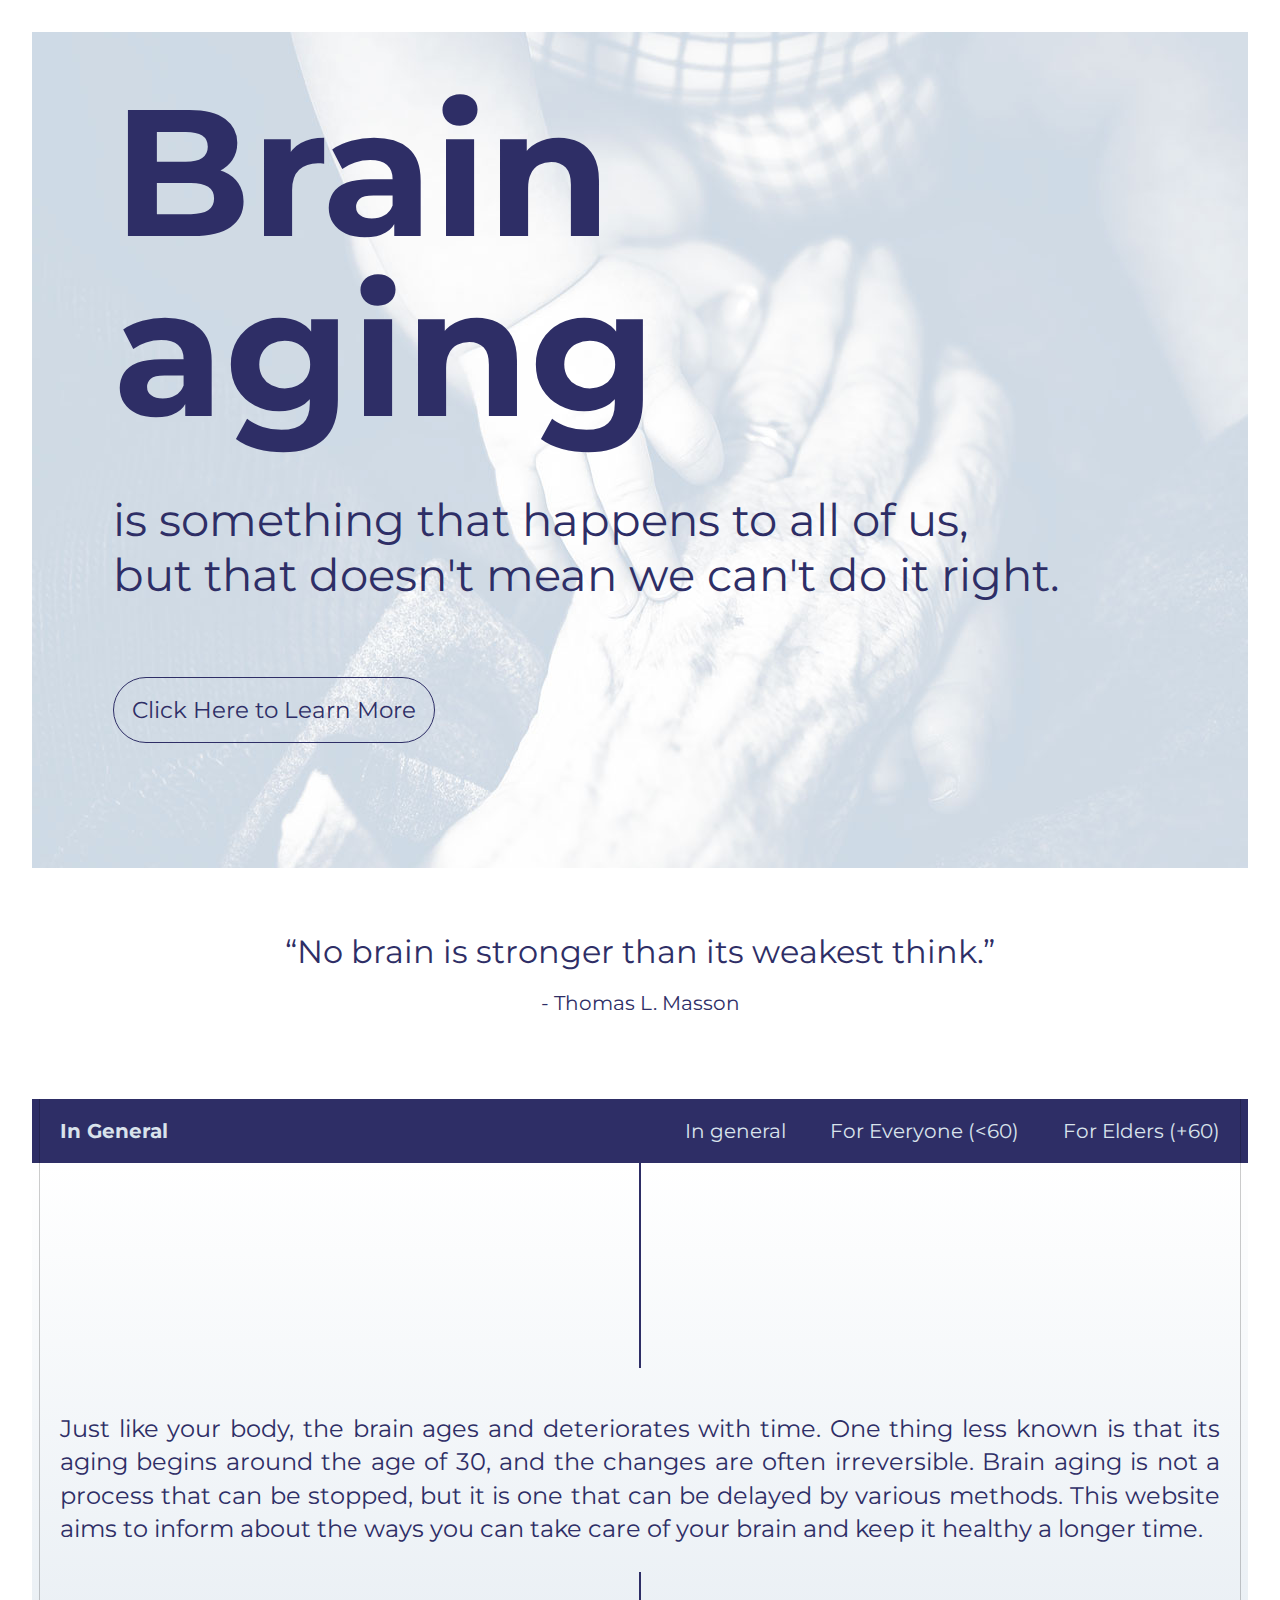
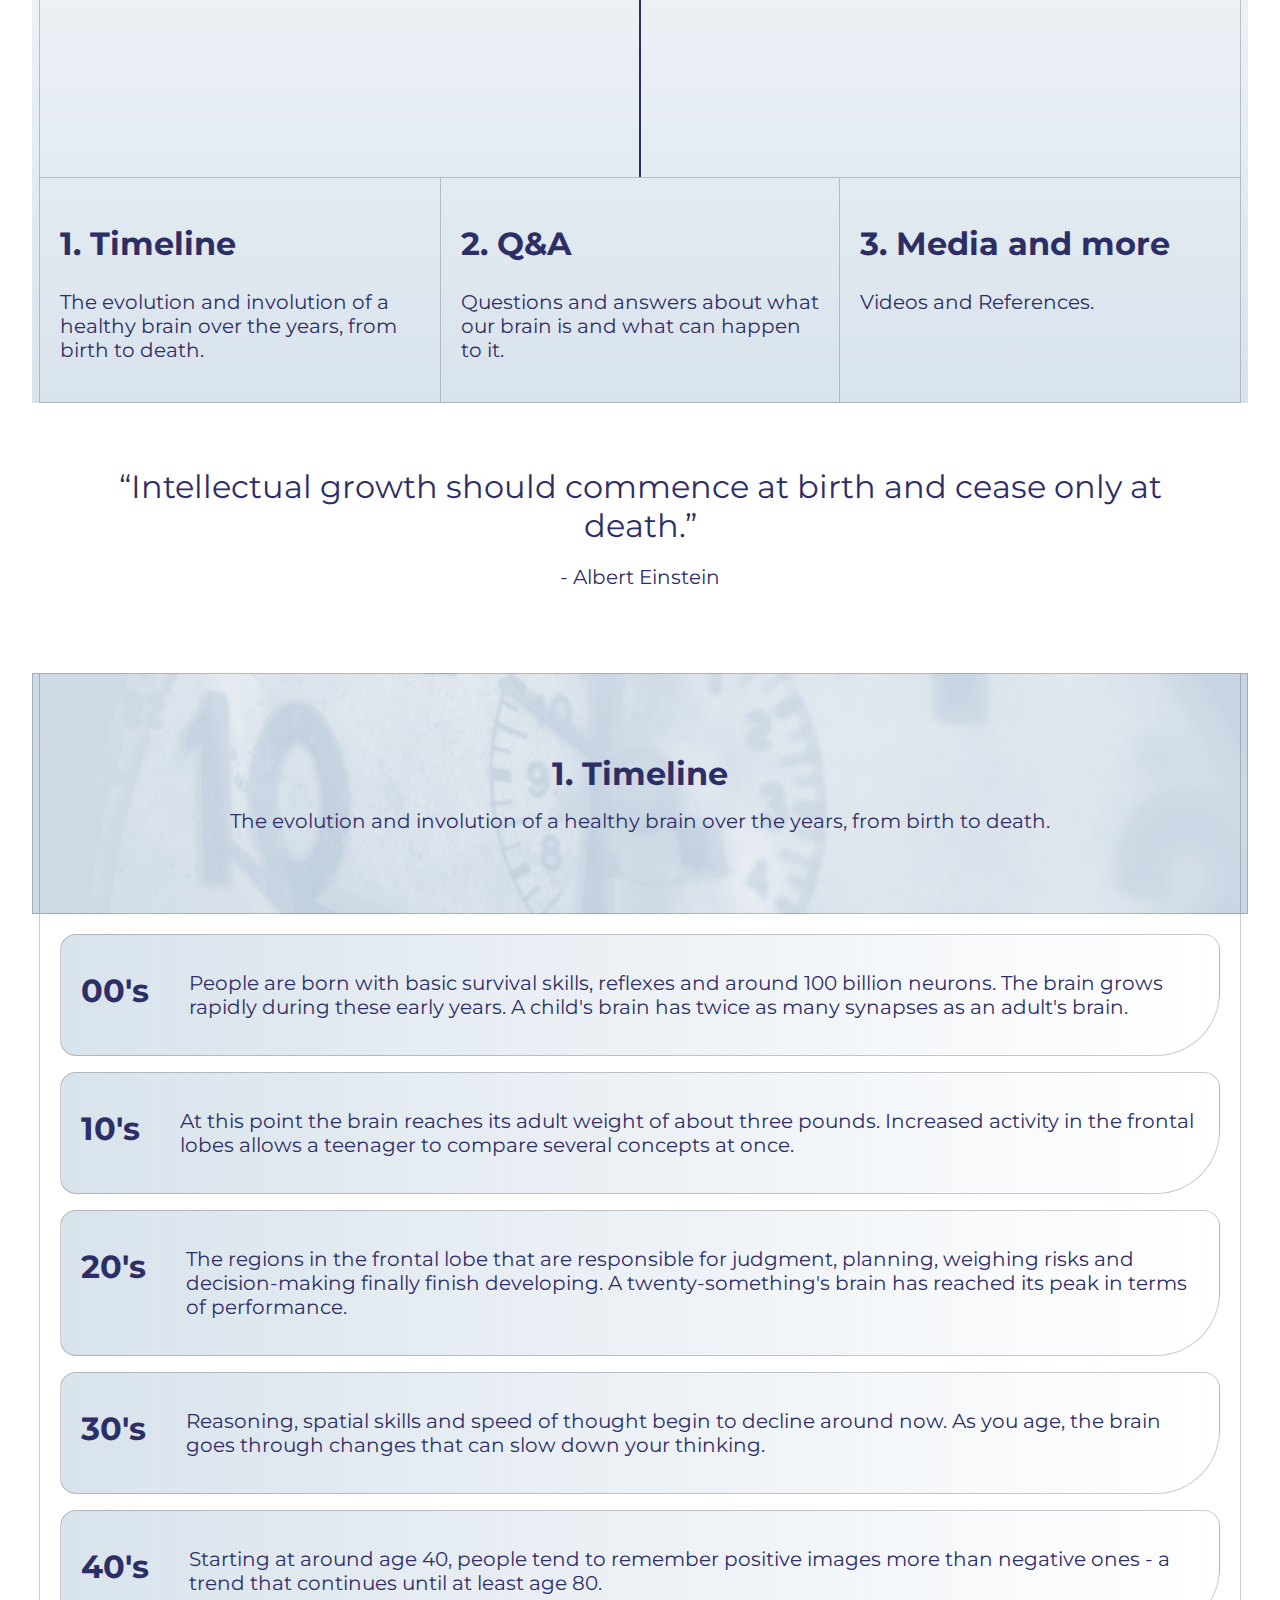
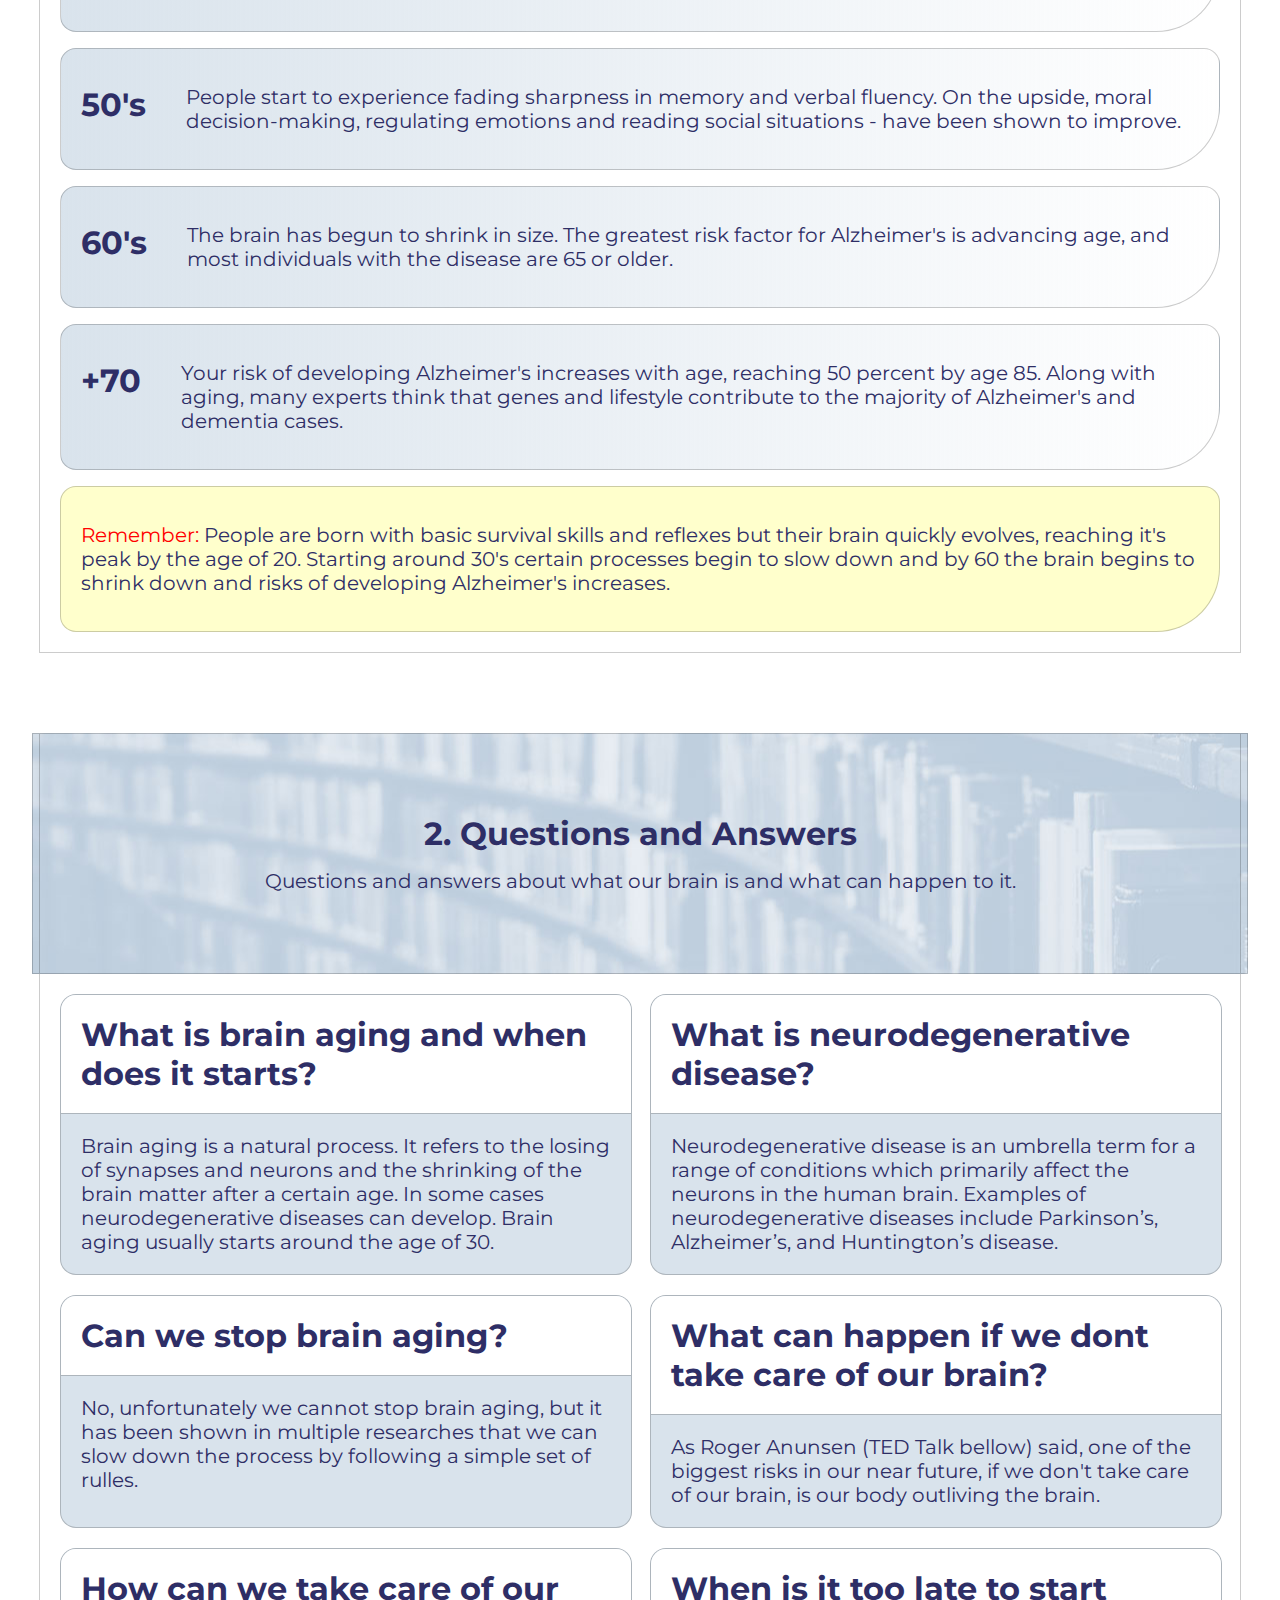
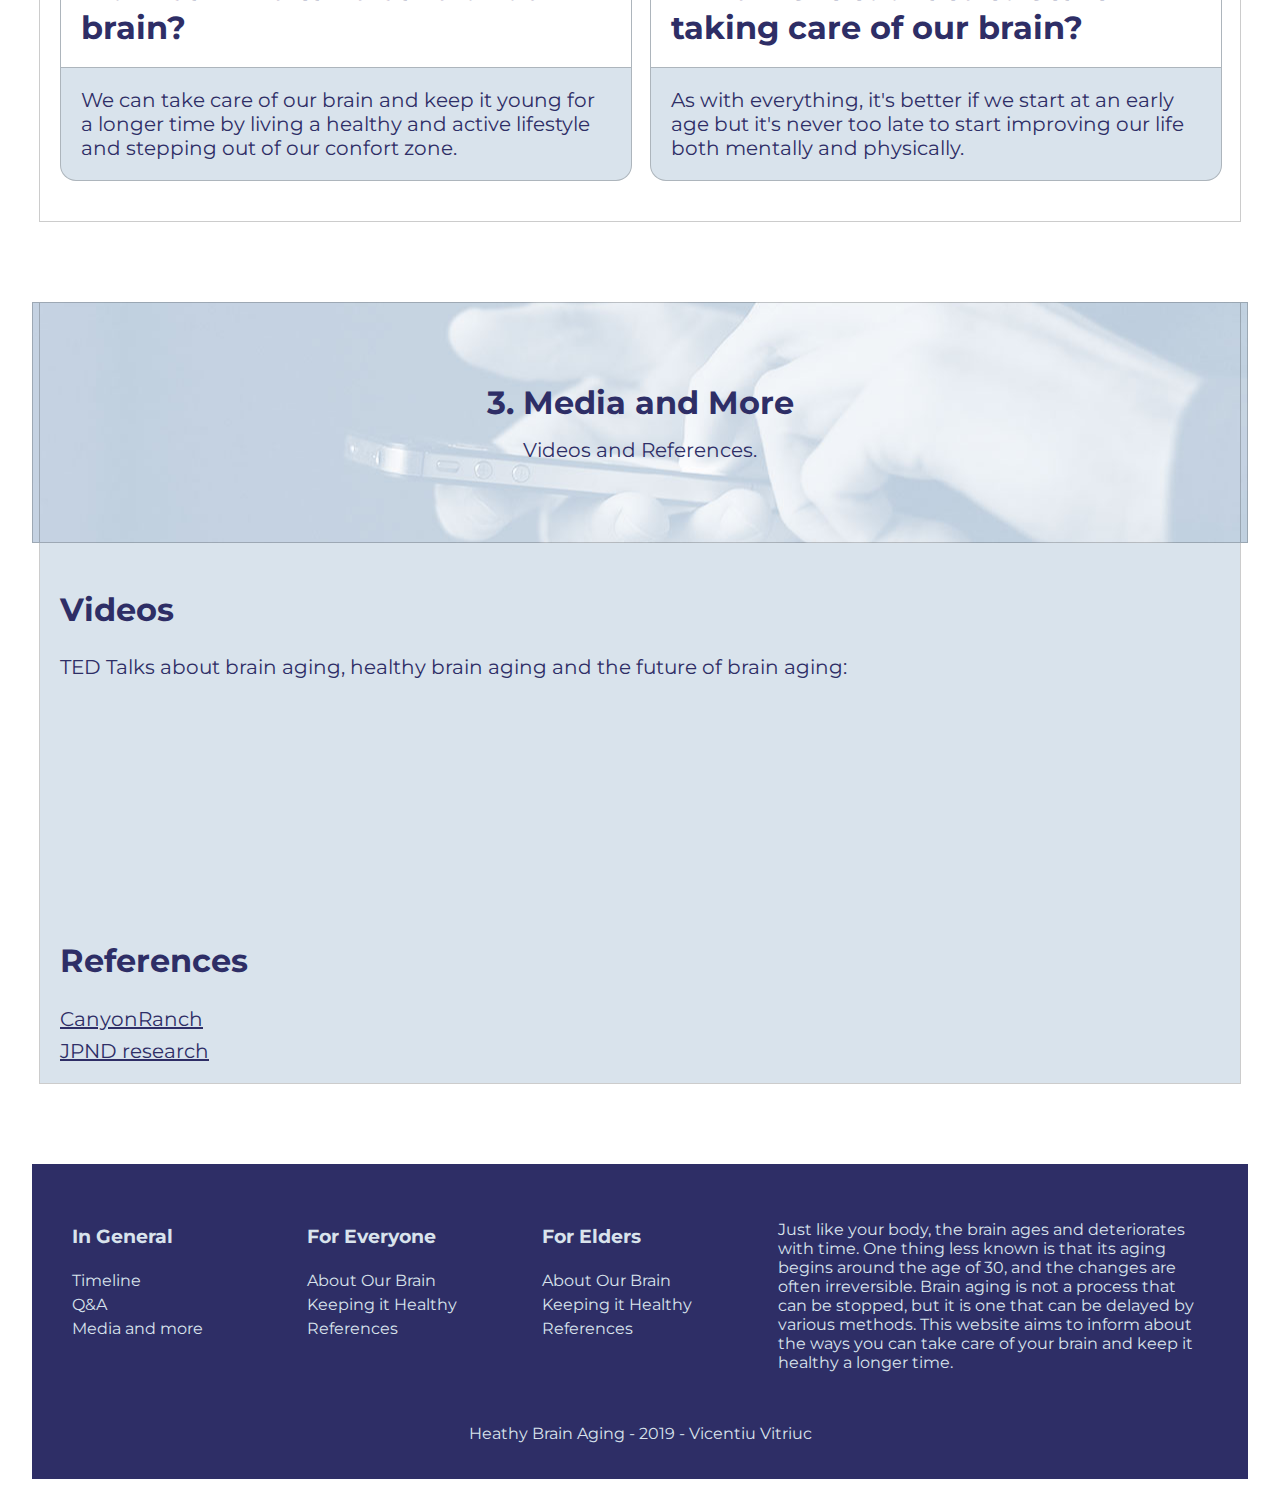
<file: index.html>
<!DOCTYPE html>

<head>
    <meta name="viewport" content="width=device-width, initial-scale=1.0">
    <link href="https://fonts.googleapis.com/css?family=Montserrat:400,700" rel="stylesheet">
    <link href="https://fonts.googleapis.com/css?family=Gloria+Hallelujah" rel="stylesheet">
    <link rel="stylesheet" type="text/css" href="css/style.css">
    <title>In General - Healthy Aging</title>
</head>

<body>
    <section id="welcome">
        <h1>Brain<br>aging</h1>
        <p>is something that happens to all of us,<br> but that doesn't mean we can't do it right. </p>
        <div id="learn-more">
            <a href="#navigation">
                <p>Click Here to Learn More</p>
            </a>
        </div>
    </section>
    <div class="width-limiter">
        <div class="quote-big">
            <q>No brain is stronger than its weakest think.</q>
            <p>- Thomas L. Masson</p>
        </div>
    </div>
    <nav id="navigation">
        <div class="width-limiter b-sides">
            <p>In General</p>
            <div id="hamburger">Menu</div>
            <ul id="nav-menu">
                <a href="#navigation">
                    <li>In general</li>
                </a>
                <a href="everyone.html#navigation">
                    <li>For Everyone (&lt;60)</li>
                </a>
                <a href="elders.html#navigation">
                    <li>For Elders (+60)</li>
                </a>
            </ul>
        </div>
    </nav>
    <header>
        <div class="width-limiter b-sides">
            <div id="header-grid">
                <div class="spacer"></div>
                <div id="intro-text">
                    <p> Just like your body, the brain ages and deteriorates with time. One thing less known is that its
                        aging begins around the age of 30, and the changes are often irreversible. Brain aging is not a
                        process that can be stopped, but it is one that can be delayed by various methods. This website
                        aims to inform about the ways you can take care of your brain and keep it healthy a longer time.
                    </p>
                </div>
                <div class="spacer"></div>
                <div id="contents">
                    <div class="contents-box">
                        <a href="#timeline">
                            <h2>1. Timeline</h2>
                            <p>The evolution and involution of a healthy brain over the years, from birth to death.</p>
                        </a>
                    </div>
                    <div class="contents-box b-sides">
                        <a href="#qna">
                            <h2>2. Q&A</h2>
                            <p>Questions and answers about what our brain is and what can happen to it.</p>
                        </a>
                    </div>
                    <div class="contents-box">
                        <a href="#media">
                            <h2>3. Media and more</h2>
                            <p>Videos and References.</p>
                        </a>
                    </div>
                </div>
            </div>
        </div>
    </header>
    <main>
        <div class="width-limiter">
            <div class="quote-big">
                <q>Intellectual growth should commence at birth and cease only at death.</q>
                <p>- Albert Einstein</p>
            </div>
        </div>
        <section id="timeline">
            <div class="section-intro b-tb b-all">
                <div class="width-limiter b-sides">
                    <h2>1. Timeline</h2>
                    <p>The evolution and involution of a healthy brain over the years, from birth to death.</p>
                </div>
            </div>
            <div class="width-limiter b-b-sides">
                <div class="tml-container">
                    <div class="tml-box">
                        <h2>00's</h2>
                        <p>People are born with basic survival skills, reflexes and around 100 billion neurons. The
                            brain grows rapidly during these early years. A child's brain has twice as many synapses as
                            an adult's brain. </p>
                    </div>
                    <div class="tml-box">
                        <h2>10's</h2>
                        <p>At this point the brain reaches its adult weight of about three pounds. Increased activity in
                            the frontal lobes allows a teenager to compare several concepts at once. </p>
                    </div>
                    <div class="tml-box">
                        <h2>20's</h2>
                        <p>The regions in the frontal lobe that are responsible for judgment, planning, weighing risks
                            and decision-making finally finish developing. A twenty-something's brain has reached its
                            peak in terms of performance. </p>
                    </div>
                    <div class="tml-box">
                        <h2>30's</h2>
                        <p>Reasoning, spatial skills and speed of thought begin to decline around now. As you age, the
                            brain goes through changes that can slow down your thinking. </p>
                    </div>
                    <div class="tml-box">
                        <h2>40's</h2>
                        <p>Starting at around age 40, people tend to remember positive images more than negative ones -
                            a trend that continues until at least age 80. </p>
                    </div>
                    <div class="tml-box">
                        <h2>50's</h2>
                        <p>People start to experience fading sharpness in memory and verbal fluency. On the upside,
                            moral decision-making, regulating emotions and reading social situations - have been shown
                            to improve. </p>
                    </div>
                    <div class="tml-box">
                        <h2>60's</h2>
                        <p>The brain has begun to shrink in size. The greatest risk factor for Alzheimer's is advancing
                            age, and most individuals with the disease are 65 or older. </p>
                    </div>
                    <div class="tml-box">
                        <h2>+70</h2>
                        <p>Your risk of developing Alzheimer's increases with age, reaching 50 percent by age 85. Along
                            with aging, many experts think that genes and lifestyle contribute to the majority of
                            Alzheimer's and dementia cases. </p>
                    </div>
                    <div class="tml-box remember">
                        <p><span class="t-red">Remember: </span>People are born with basic survival skills and reflexes
                            but their brain quickly evolves, reaching it's peak by the age of 20. Starting around 30's
                            certain processes begin to slow down and by 60 the brain begins to shrink down and risks of
                            developing Alzheimer's increases. </p>
                    </div>
                </div>
            </div>
        </section>
        <section id="qna">
            <div class="section-intro b-tb b-all">
                <div class="width-limiter b-sides">
                    <h2>2. Questions and Answers</h2>
                    <p>Questions and answers about what our brain is and what can happen to it.</p>
                </div>
            </div>
            <div class="width-limiter b-b-sides">
                <div id="qna-container">
                    <div class="qna-box">
                        <h2>What is brain aging and when does it starts?</h2>
                        <hr>
                        <p>Brain aging is a natural process. It refers to the losing of synapses and neurons and the
                            shrinking of the brain matter after a certain age. In some cases neurodegenerative diseases
                            can develop. Brain aging usually starts around the age of 30. </p>
                    </div>
                    <div class="qna-box">
                        <h2>What is neurodegenerative disease?</h2>
                        <hr>
                        <p>Neurodegenerative disease is an umbrella term for a range of conditions which primarily
                            affect the neurons in the human brain. Examples of neurodegenerative diseases include
                            Parkinson’s, Alzheimer’s, and Huntington’s disease. </p>
                    </div>
                    <div class="qna-box">
                        <h2>Can we stop brain aging?</h2>
                        <hr>
                        <p>No, unfortunately we cannot stop brain aging, but it has been shown in multiple researches
                            that we can slow down the process by following a simple set of rulles. </p>
                    </div>
                    <div class="qna-box">
                        <h2>What can happen if we dont take care of our brain?</h2>
                        <hr>
                        <p>As Roger Anunsen (TED Talk bellow) said, one of the biggest risks in our near future, if we
                            don't take care of our brain, is our body outliving the brain. </p>
                    </div>
                    <div class="qna-box">
                        <h2>How can we take care of our brain?</h2>
                        <hr>
                        <p>We can take care of our brain and keep it young for a longer time by living a healthy and
                            active lifestyle and stepping out of our confort zone. </p>
                    </div>
                    <div class="qna-box">
                        <h2>When is it too late to start taking care of our brain?</h2>
                        <hr>
                        <p>As with everything, it's better if we start at an early age but it's never too late to start
                            improving our life both mentally and physically. </p>
                    </div>
                </div>
            </div>
        </section>
        <section id="media">
            <div class="section-intro b-tb b-all">
                <div class="width-limiter b-sides">
                    <h2>3. Media and More</h2>
                    <p>Videos and References.</p>
                </div>
            </div>
            <div class="width-limiter b-b-sides">
                <div id="media-container">
                    <div id="youtube-videos">
                        <h2>Videos</h2>
                        <p>TED Talks about brain aging, healthy brain aging and the future of brain aging: </p>
                        <iframe class="yt-video" src="https://www.youtube.com/embed/BLCLyO02xT8" frameborder="0"
                            allow="accelerometer; autoplay; encrypted-media; gyroscope; picture-in-picture"
                            allowfullscreen></iframe> <iframe class="yt-video"
                            src="https://www.youtube.com/embed/vfz7W3Y5CuY" frameborder="0"
                            allow="accelerometer; autoplay; encrypted-media; gyroscope; picture-in-picture"
                            allowfullscreen></iframe> <iframe class="yt-video"
                            src="https://www.youtube.com/embed/9Rtg75Jt4IU" frameborder="0"
                            allow="accelerometer; autoplay; encrypted-media; gyroscope; picture-in-picture"
                            allowfullscreen></iframe>
                    </div>
                    <div id="references">
                        <h2>References</h2>
                        <p><a
                                href="https://www.canyonranch.com/blog/health/how-your-brain-changes-with-age/">CanyonRanch</a>
                        </p>
                        <p><a href="https://www.neurodegenerationresearch.eu/about/what/">JPND research</a> </p>
                    </div>
                </div>
            </div>
        </section>
    </main>
    <footer>
        <div id="footer-container" class="width-limiter">
            <div id="footer-col-1">
                <h3>In General</h3>
                <a href="#timeline">Timeline</a><br> <a href="#qna">Q&A</a><br> <a href="#media">Media and more</a><br>
            </div>
            <div id="footer-col-2">
                <h3>For Everyone</h3>
                <a href="everyone.html#about-our-brain">About Our Brain</a><br> <a
                    href="everyone.html#keeping-it-healthy">Keeping it Healthy</a><br> <a
                    href="everyone.html#references">References</a><br>
            </div>
            <div id="footer-col-3">
                <h3>For Elders</h3>
                <a href="elders.html#about-our-brain">About Our Brain</a><br> <a
                    href="elders.html#keeping-it-healthy">Keeping it Healthy</a><br> <a
                    href="elders.html#references">References</a><br>
            </div>
            <div id="footer-col-4">
                <p>Just like your body, the brain ages and deteriorates with time. One thing less known is that its
                    aging begins around the age of 30, and the changes are often irreversible. Brain aging is not a
                    process that can be stopped, but it is one that can be delayed by various methods. This website aims
                    to inform about the ways you can take care of your brain and keep it healthy a longer time.</p>
            </div>
            <div id="footer-copyright">
                <p>Heathy Brain Aging - 2019 - Vicentiu Vitriuc</p>
            </div>
        </div>
    </footer>
</body>

</html>
</file>
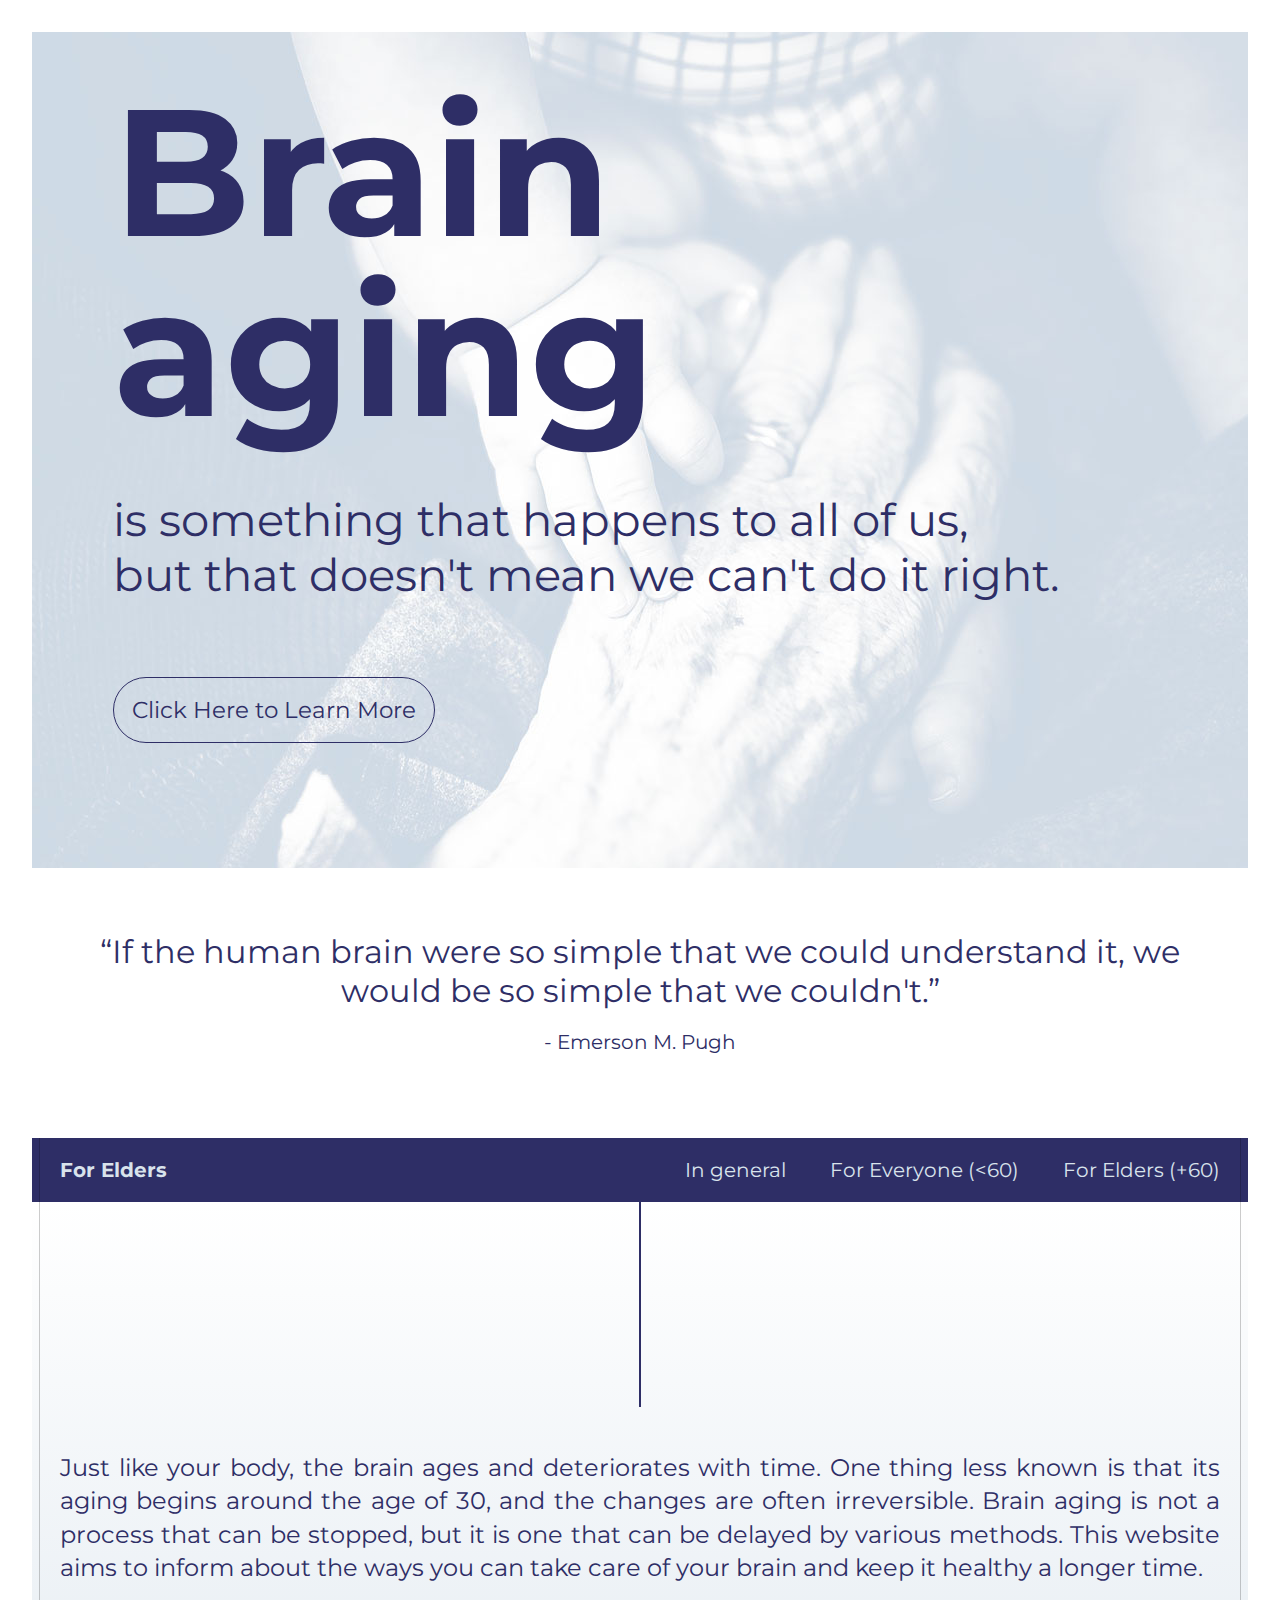
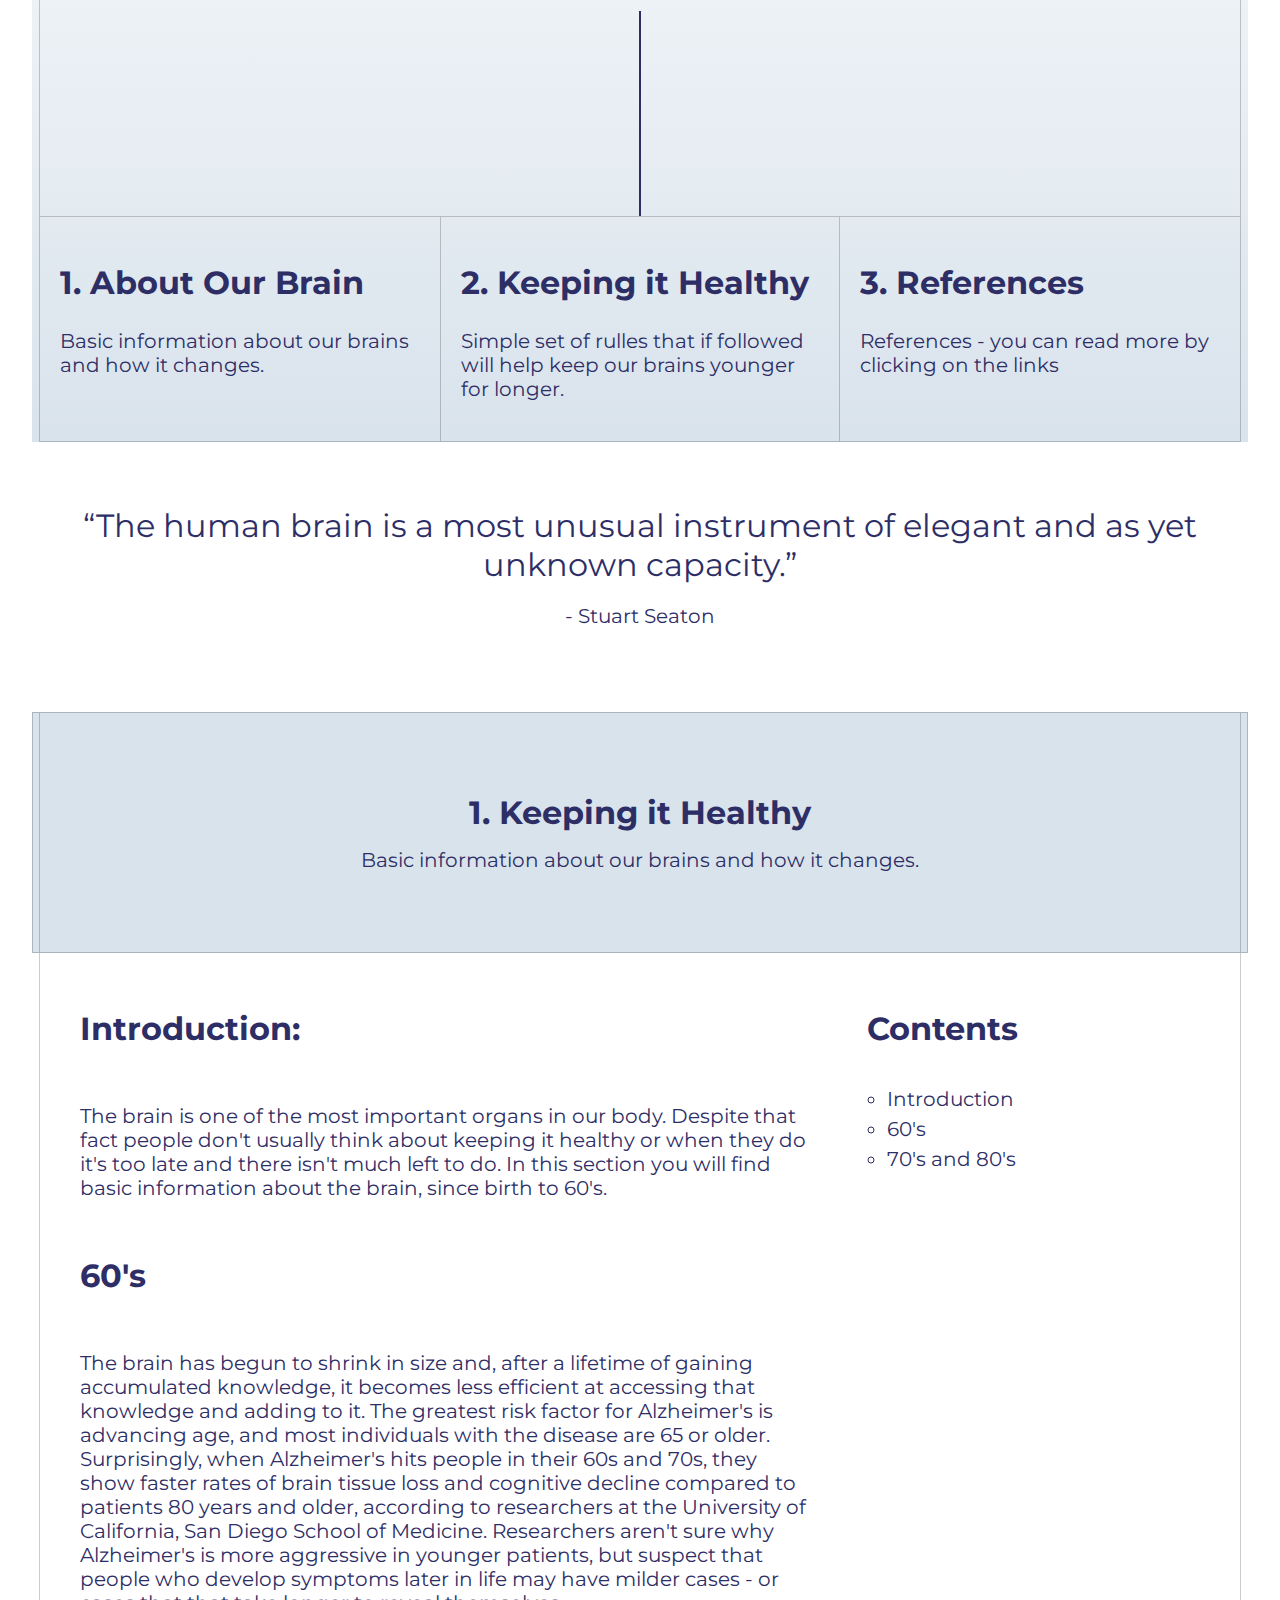
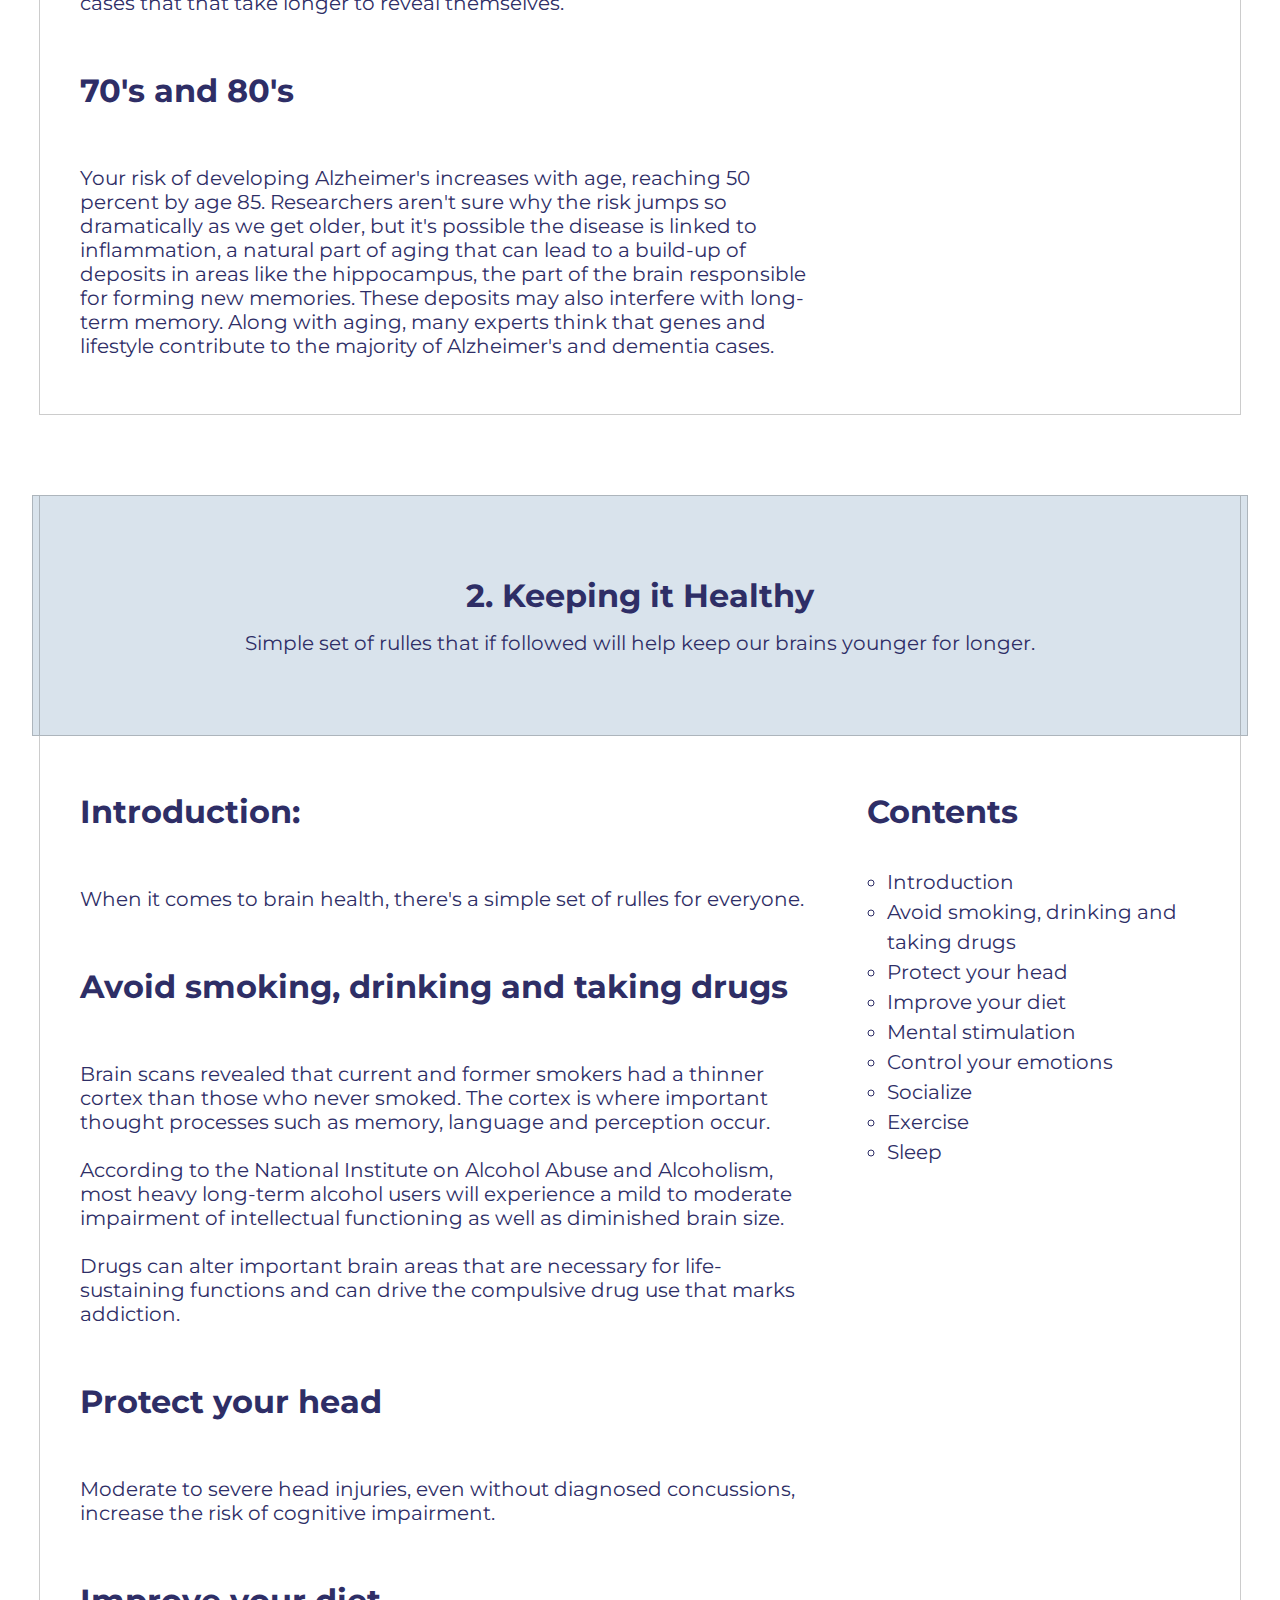
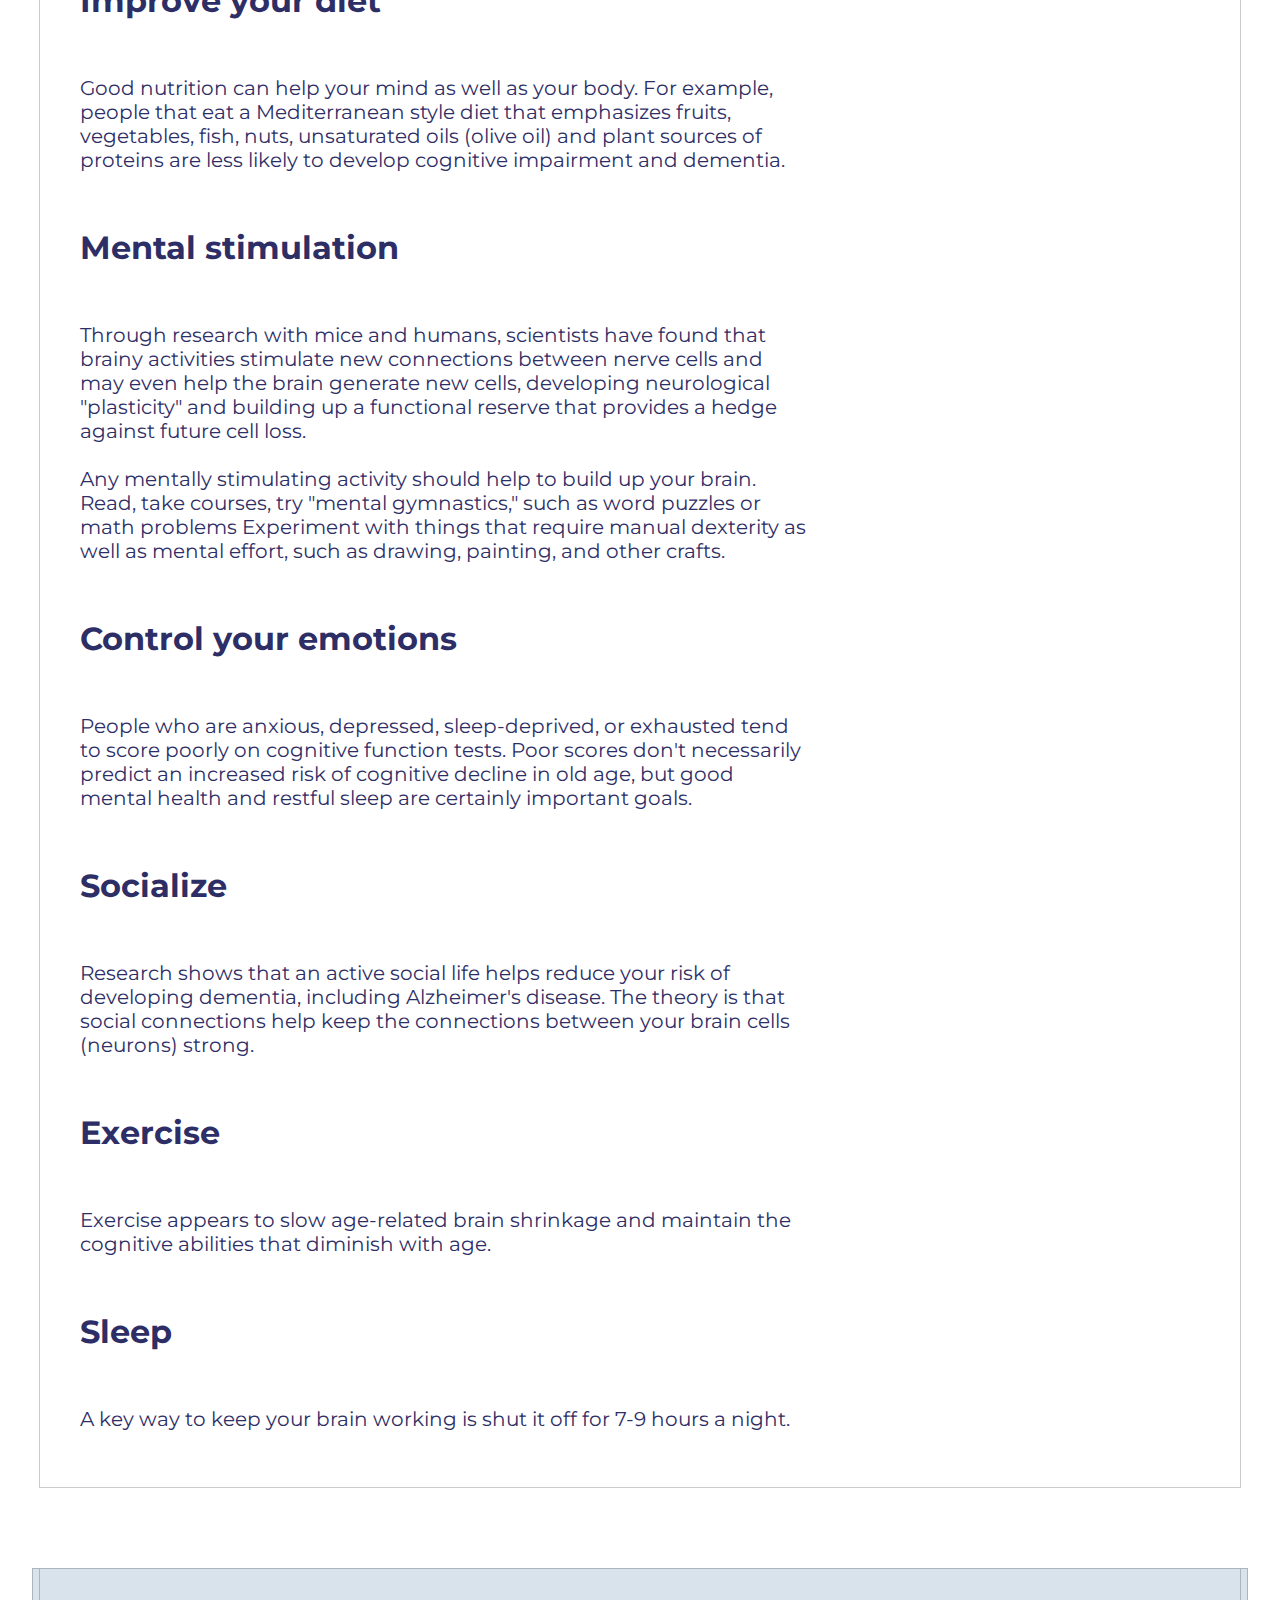
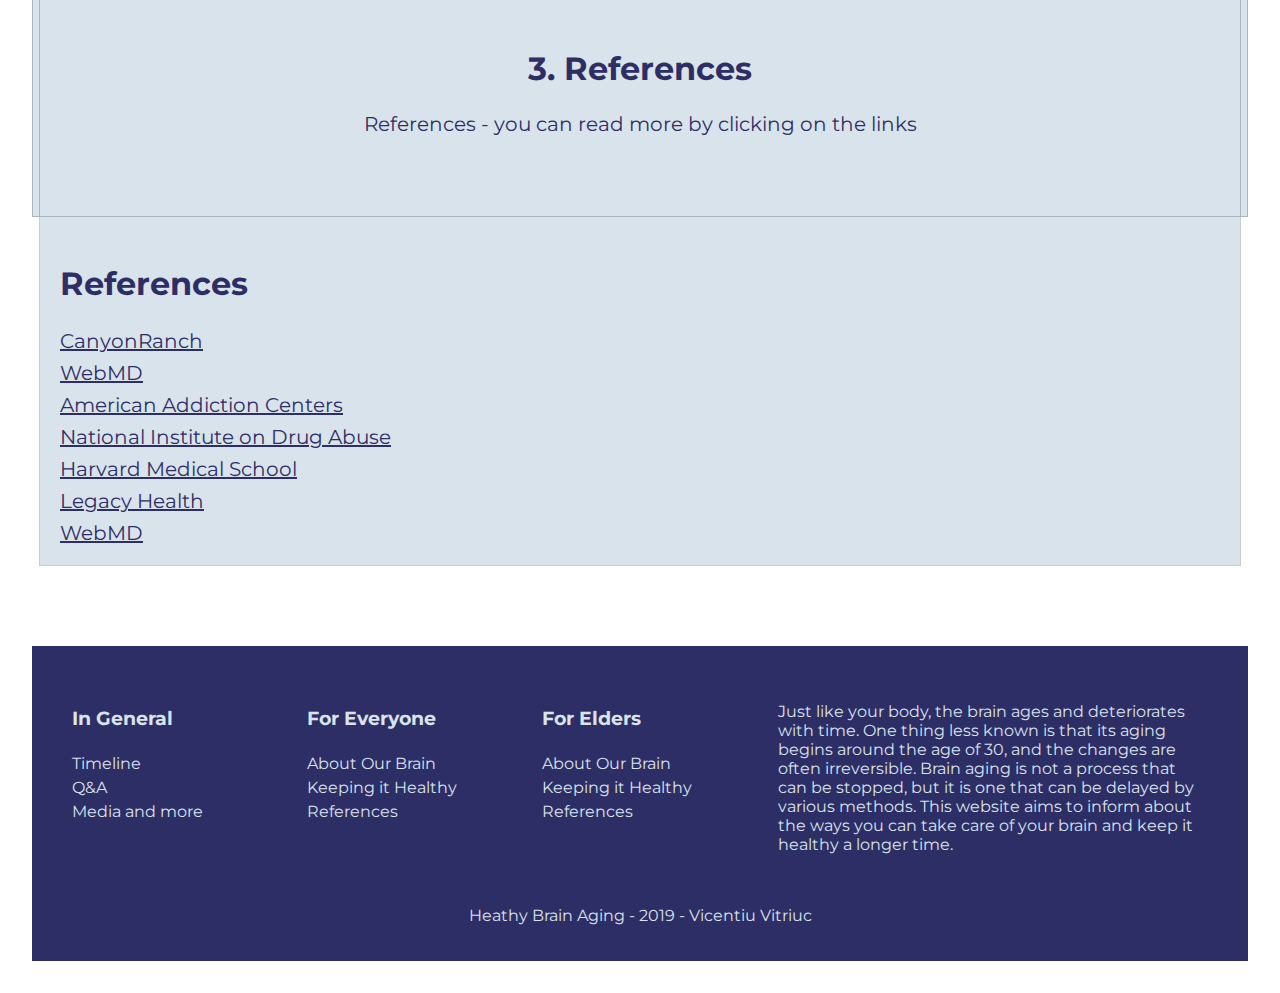
<file: elders.html>
<!DOCTYPE html>

<head>
    <meta name="viewport" content="width=device-width, initial-scale=1.0">
    <link href="https://fonts.googleapis.com/css?family=Montserrat:400,700" rel="stylesheet">
    <link href="https://fonts.googleapis.com/css?family=Gloria+Hallelujah" rel="stylesheet">
    <link rel="stylesheet" type="text/css" href="css/style.css">
    <title>For Elders - Healthy Aging</title>
</head>

<body>
    <section id="welcome">
        <h1>Brain<br>aging</h1>
        <p>is something that happens to all of us, <br> but that doesn't mean we can't do it right. </p>
        <div id="learn-more">
            <a href="#navigation">
                <p>Click Here to Learn More</p>
            </a>
        </div>
    </section>
    <div class="width-limiter">
        <div class="quote-big">
            <q>If the human brain were so simple that we could understand it, we would be so simple that we couldn't.</q>
            <p>- Emerson M. Pugh</p>
        </div>
    </div>
    <nav id="navigation">
        <div class="width-limiter b-sides">
            <p>For Elders</p>
            <div id="hamburger">Menu</div>
            <ul id="nav-menu">
                <a href="index.html#navigation">
                    <li>In general</li>
                </a>
                <a href="everyone.html#navigation">
                    <li>For Everyone (&lt;60)</li>
                </a>
                <a href="#navigation">
                    <li>For Elders (+60)</li>
                </a>
            </ul>
        </div>
    </nav>
    <header>
        <div class="width-limiter b-sides">
            <div id="header-grid">
                <div class="spacer"></div>
                <div id="intro-text">
                    <p> Just like your body, the brain ages and deteriorates with time. One thing less known is that its
                        aging begins around the age of 30, and the changes are often irreversible. Brain aging is not a
                        process that can be stopped, but it is one that can be delayed by various methods. This website
                        aims to inform about the ways you can take care of your brain and keep it healthy a longer time.
                    </p>
                </div>
                <div class="spacer"></div>
                <div id="contents">
                    <div class="contents-box">
                        <a href="#about-our-brain">
                            <h2>1. About Our Brain</h2>
                            <p>Basic information about our brains and how it changes.</p>
                        </a>
                    </div>
                    <div class="contents-box b-sides">
                        <a href="#keeping-it-healthy">
                            <h2>2. Keeping it Healthy</h2>
                            <p>Simple set of rulles that if followed will help keep our brains younger for longer.</p>
                        </a>
                    </div>
                    <div class="contents-box">
                        <a href="#references">
                            <h2>3. References</h2>
                            <p>References - you can read more by clicking on the links</p>
                        </a>
                    </div>
                </div>
            </div>
        </div>
    </header>
    <main>
        <div class="width-limiter">
            <div class="quote-big">
                <q>The human brain is a most unusual instrument of elegant and as yet unknown capacity.</q>
                <p>- Stuart Seaton</p>
            </div>
        </div>
        <section id="about-our-brain">
            <div class="section-intro b-tb b-all">
                <div class="width-limiter b-sides">
                    <h2>1. Keeping it Healthy</h2>
                    <p>Basic information about our brains and how it changes. </p>
                </div>
            </div>
            <div class="width-limiter b-b-sides">
                <div class="aob-container">
                    <div class="aob-box aob-contents">
                        <h2>Contents</h2>
                        <ol>
                            <li>Introduction</li>
                            <li>60's</li>
                            <li>70's and 80's</li>
                        </ol>
                    </div>
                    <div class="aob-box">
                        <h2>Introduction:</h2>
                        <p>The brain is one of the most important organs in our body. Despite that fact people don't
                            usually think about keeping it healthy or when they do it's too late and there isn't much
                            left to do. In this section you will find basic information about the brain, since birth to
                            60's. </p>
                        <h2>60's</h2>
                        <p>The brain has begun to shrink in size and, after a lifetime of gaining accumulated knowledge,
                            it becomes less efficient at accessing that knowledge and adding to it. The greatest risk
                            factor for Alzheimer's is advancing age, and most individuals with the disease are 65 or
                            older. Surprisingly, when Alzheimer's hits people in their 60s and 70s, they show faster
                            rates of brain tissue loss and cognitive decline compared to patients 80 years and older,
                            according to researchers at the University of California, San Diego School of Medicine.
                            Researchers aren't sure why Alzheimer's is more aggressive in younger patients, but suspect
                            that people who develop symptoms later in life may have milder cases - or cases that that
                            take longer to reveal themselves.</p>
                        <h2>70's and 80's</h2>
                        <p>Your risk of developing Alzheimer's increases with age, reaching 50 percent by age 85.
                            Researchers aren't sure why the risk jumps so dramatically as we get older, but it's
                            possible the disease is linked to inflammation, a natural part of aging that can lead to a
                            build-up of deposits in areas like the hippocampus, the part of the brain responsible for
                            forming new memories. These deposits may also interfere with long-term memory. Along with
                            aging, many experts think that genes and lifestyle contribute to the majority of Alzheimer's
                            and dementia cases.</p>
                    </div>
                </div>
            </div>
        </section>
        <section id="keeping-it-healthy">
            <div class="section-intro b-tb b-all">
                <div class="width-limiter b-sides">
                    <h2>2. Keeping it Healthy</h2>
                    <p>Simple set of rulles that if followed will help keep our brains younger for longer. </p>
                </div>
            </div>
            <div class="width-limiter b-b-sides">
                <div class="kih-container">
                    <div class="kih-box kih-contents">
                        <h2>Contents</h2>
                        <ol>
                            <li>Introduction</li>
                            <li>Avoid smoking, drinking and taking drugs</li>
                            <li>Protect your head</li>
                            <li>Improve your diet</li>
                            <li>Mental stimulation</li>
                            <li>Control your emotions</li>
                            <li>Socialize</li>
                            <li>Exercise</li>
                            <li>Sleep</li>
                        </ol>
                    </div>
                    <div class="kih-box">
                        <h2>Introduction:</h2>
                        <p>When it comes to brain health, there's a simple set of rulles for everyone.</p>
                        <h2>Avoid smoking, drinking and taking drugs</h2>
                        <p>Brain scans revealed that current and former smokers had a thinner cortex than those who
                            never smoked. The cortex is where important thought processes such as memory, language and
                            perception occur. <br> <br> According to the National Institute on Alcohol Abuse and
                            Alcoholism, most heavy long-term alcohol users will experience a mild to moderate impairment
                            of intellectual functioning as well as diminished brain size. <br> <br> Drugs can alter
                            important brain areas that are necessary for life-sustaining functions and can drive the
                            compulsive drug use that marks addiction. </p>
                        <h2>Protect your head</h2>
                        <p>Moderate to severe head injuries, even without diagnosed concussions, increase the risk of
                            cognitive impairment.</p>
                        <h2>Improve your diet</h2>
                        <p>Good nutrition can help your mind as well as your body. For example, people that eat a
                            Mediterranean style diet that emphasizes fruits, vegetables, fish, nuts, unsaturated oils
                            (olive oil) and plant sources of proteins are less likely to develop cognitive impairment
                            and dementia.</p>
                        <h2>Mental stimulation</h2>
                        <p>Through research with mice and humans, scientists have found that brainy activities stimulate
                            new connections between nerve cells and may even help the brain generate new cells,
                            developing neurological "plasticity" and building up a functional reserve that provides a
                            hedge against future cell loss. <br> <br> Any mentally stimulating activity should help to
                            build up your brain. Read, take courses, try "mental gymnastics," such as word puzzles or
                            math problems Experiment with things that require manual dexterity as well as mental effort,
                            such as drawing, painting, and other crafts. </p>
                        <h2>Control your emotions</h2>
                        <p>People who are anxious, depressed, sleep-deprived, or exhausted tend to score poorly on
                            cognitive function tests. Poor scores don't necessarily predict an increased risk of
                            cognitive decline in old age, but good mental health and restful sleep are certainly
                            important goals.</p>
                        <h2>Socialize</h2>
                        <p>Research shows that an active social life helps reduce your risk of developing dementia,
                            including Alzheimer's disease. The theory is that social connections help keep the
                            connections between your brain cells (neurons) strong.</p>
                        <h2>Exercise</h2>
                        <p>Exercise appears to slow age-related brain shrinkage and maintain the cognitive abilities
                            that diminish with age.</p>
                        <h2>Sleep</h2>
                        <p>A key way to keep your brain working is shut it off for 7-9 hours a night. </p>
                    </div>
                </div>
            </div>
        </section>
        <section id="references">
            <div class="section-intro b-tb b-all">
                <div class="width-limiter b-sides">
                    <h2>3. References</h2>
                    <p>References - you can read more by clicking on the links</p>
                </div>
            </div>
            <div class="width-limiter b-b-sides">
                <div id="media-container">
                    <div id="references">
                        <h2>References</h2>
                        <p><a
                                href="https://www.canyonranch.com/blog/health/how-your-brain-changes-with-age/">CanyonRanch</a>
                        </p>
                        <p><a
                                href="https://www.webmd.com/smoking-cessation/news/20150213/smoking-linked-to-damage-in-the-brain-researchers-find">WebMD</a>
                        </p>
                        <p><a href="https://americanaddictioncenters.org/alcoholism-treatment/mental-effects">American
                                Addiction Centers</a> </p>
                        <p><a
                                href="https://www.drugabuse.gov/publications/drugs-brains-behavior-science-addiction/drugs-brain">National
                                Institute on Drug Abuse</a> </p>
                        <p><a href="https://www.health.harvard.edu/mind-and-mood/12-ways-to-keep-your-brain-young">Harvard
                                Medical School</a> </p>
                        <p><a
                                href="https://www.legacyhealth.org/health-services-and-information/health-services/for-adults-a-z/neurosciences/patient-education-and-resources/keep-your-brain-healthy.aspx">Legacy
                                Health</a> </p>
                        <p><a href="https://www.webmd.com/brain/features/keeping-your-brain-fit-for-life">WebMD</a> </p>
                    </div>
                </div>
            </div>
        </section>
    </main>
    <footer>
        <div id="footer-container" class="width-limiter">
            <div id="footer-col-1">
                <h3>In General</h3>
                <a href="index.html#timeline">Timeline</a><br> <a href="index.html#qna">Q&A</a><br> <a
                    href="index.html#media">Media and more</a><br>
            </div>
            <div id="footer-col-2">
                <h3>For Everyone</h3>
                <a href="everyone.html#about-our-brain">About Our Brain</a><br> <a
                    href="everyone.html#keeping-it-healthy">Keeping it Healthy</a><br> <a
                    href="everyone.html#references">References</a><br>
            </div>
            <div id="footer-col-3">
                <h3>For Elders</h3>
                <a href="#about-our-brain">About Our Brain</a><br> <a href="#keeping-it-healthy">Keeping it
                    Healthy</a><br> <a href="#references">References</a><br>
            </div>
            <div id="footer-col-4">
                <p>Just like your body, the brain ages and deteriorates with time. One thing less known is that its
                    aging begins around the age of 30, and the changes are often irreversible. Brain aging is not a
                    process that can be stopped, but it is one that can be delayed by various methods. This website aims
                    to inform about the ways you can take care of your brain and keep it healthy a longer time.</p>
            </div>
            <div id="footer-copyright">
                <p>Heathy Brain Aging - 2019 - Vicentiu Vitriuc</p>
            </div>
        </div>
    </footer>
</body>

</html>
</file>
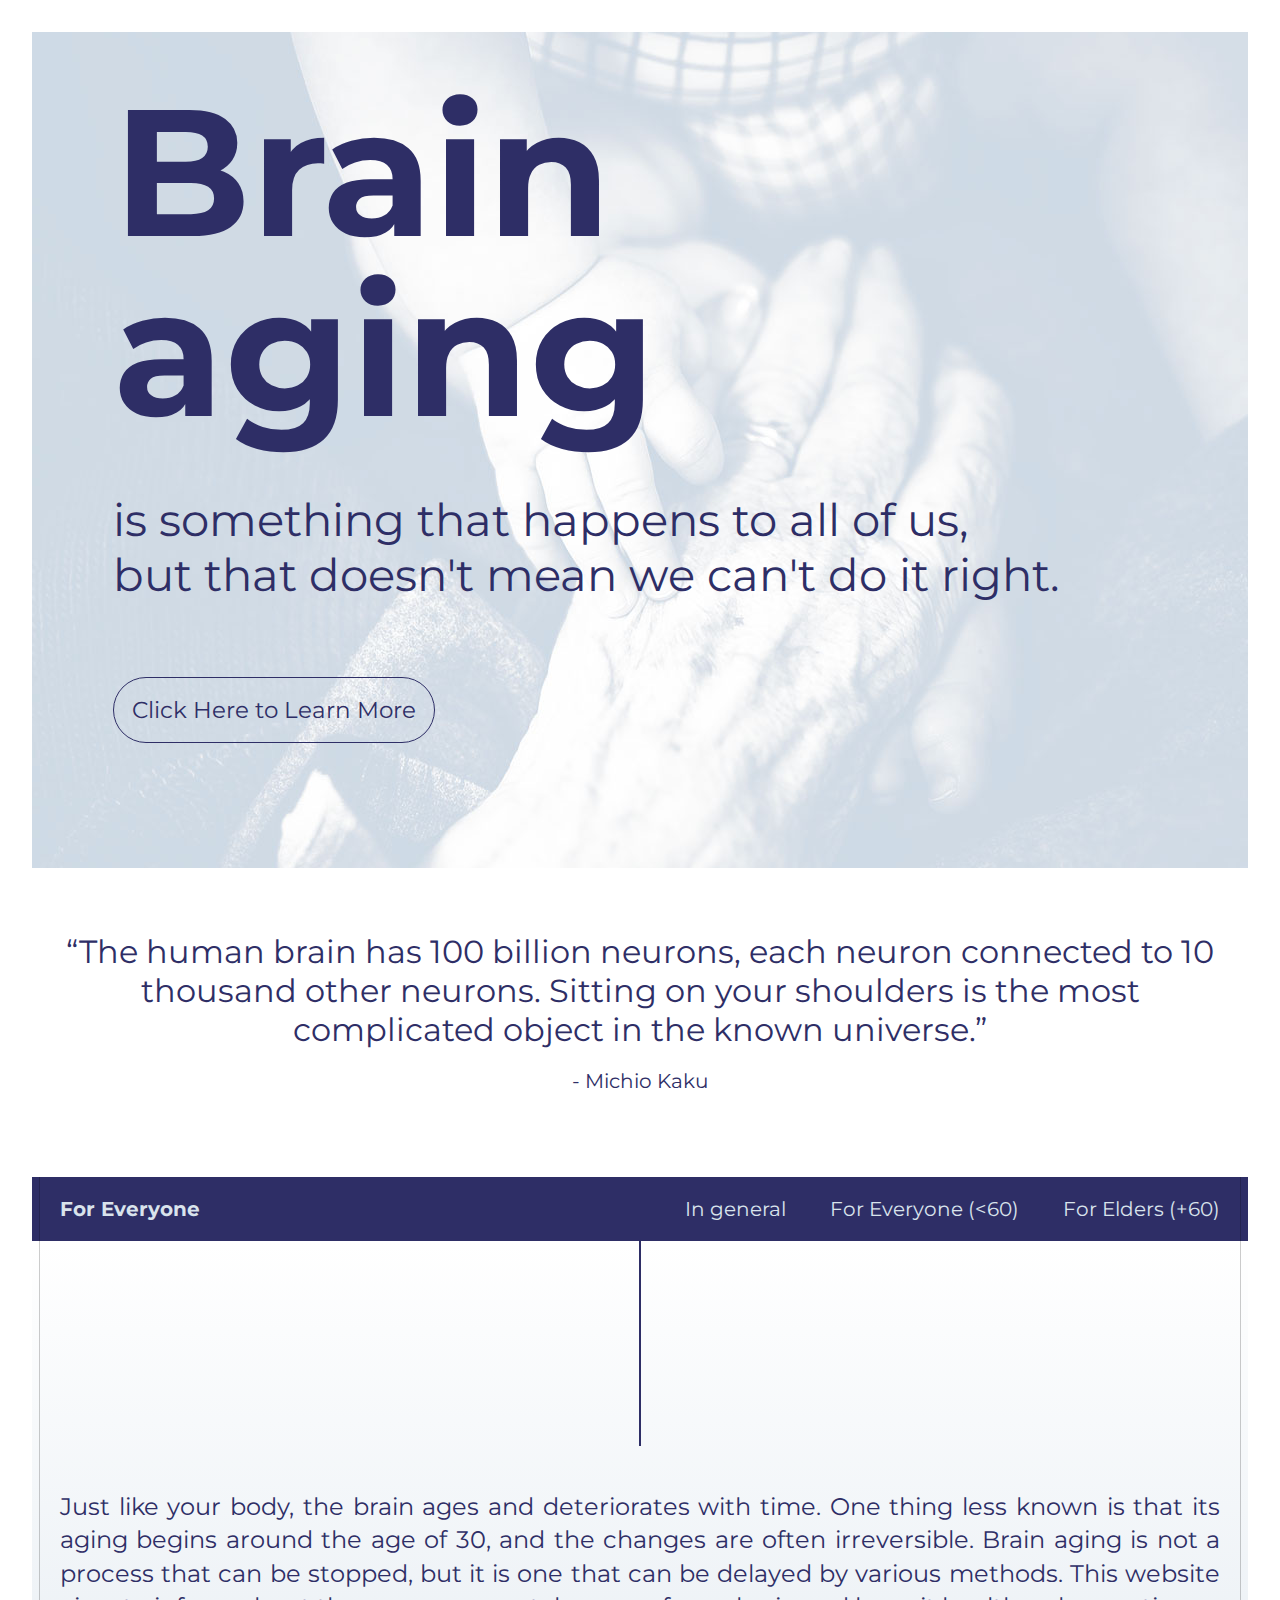
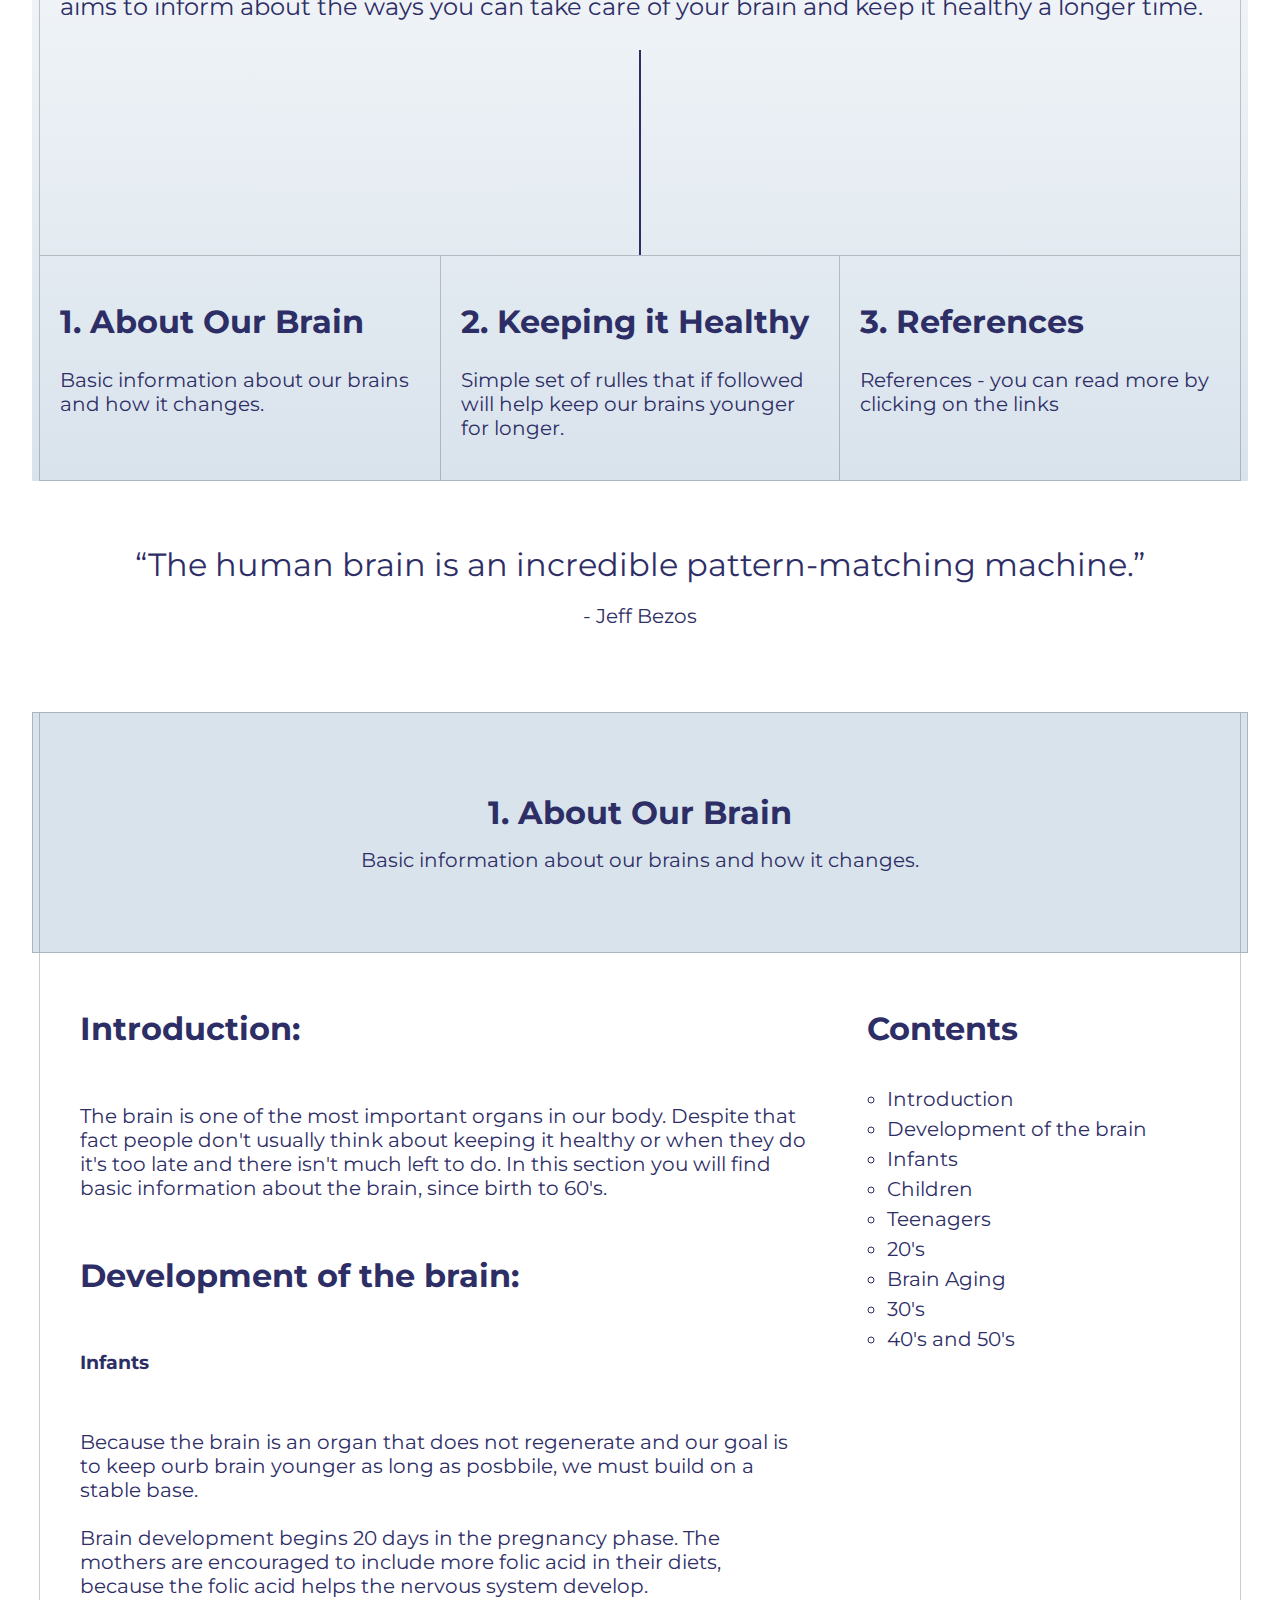
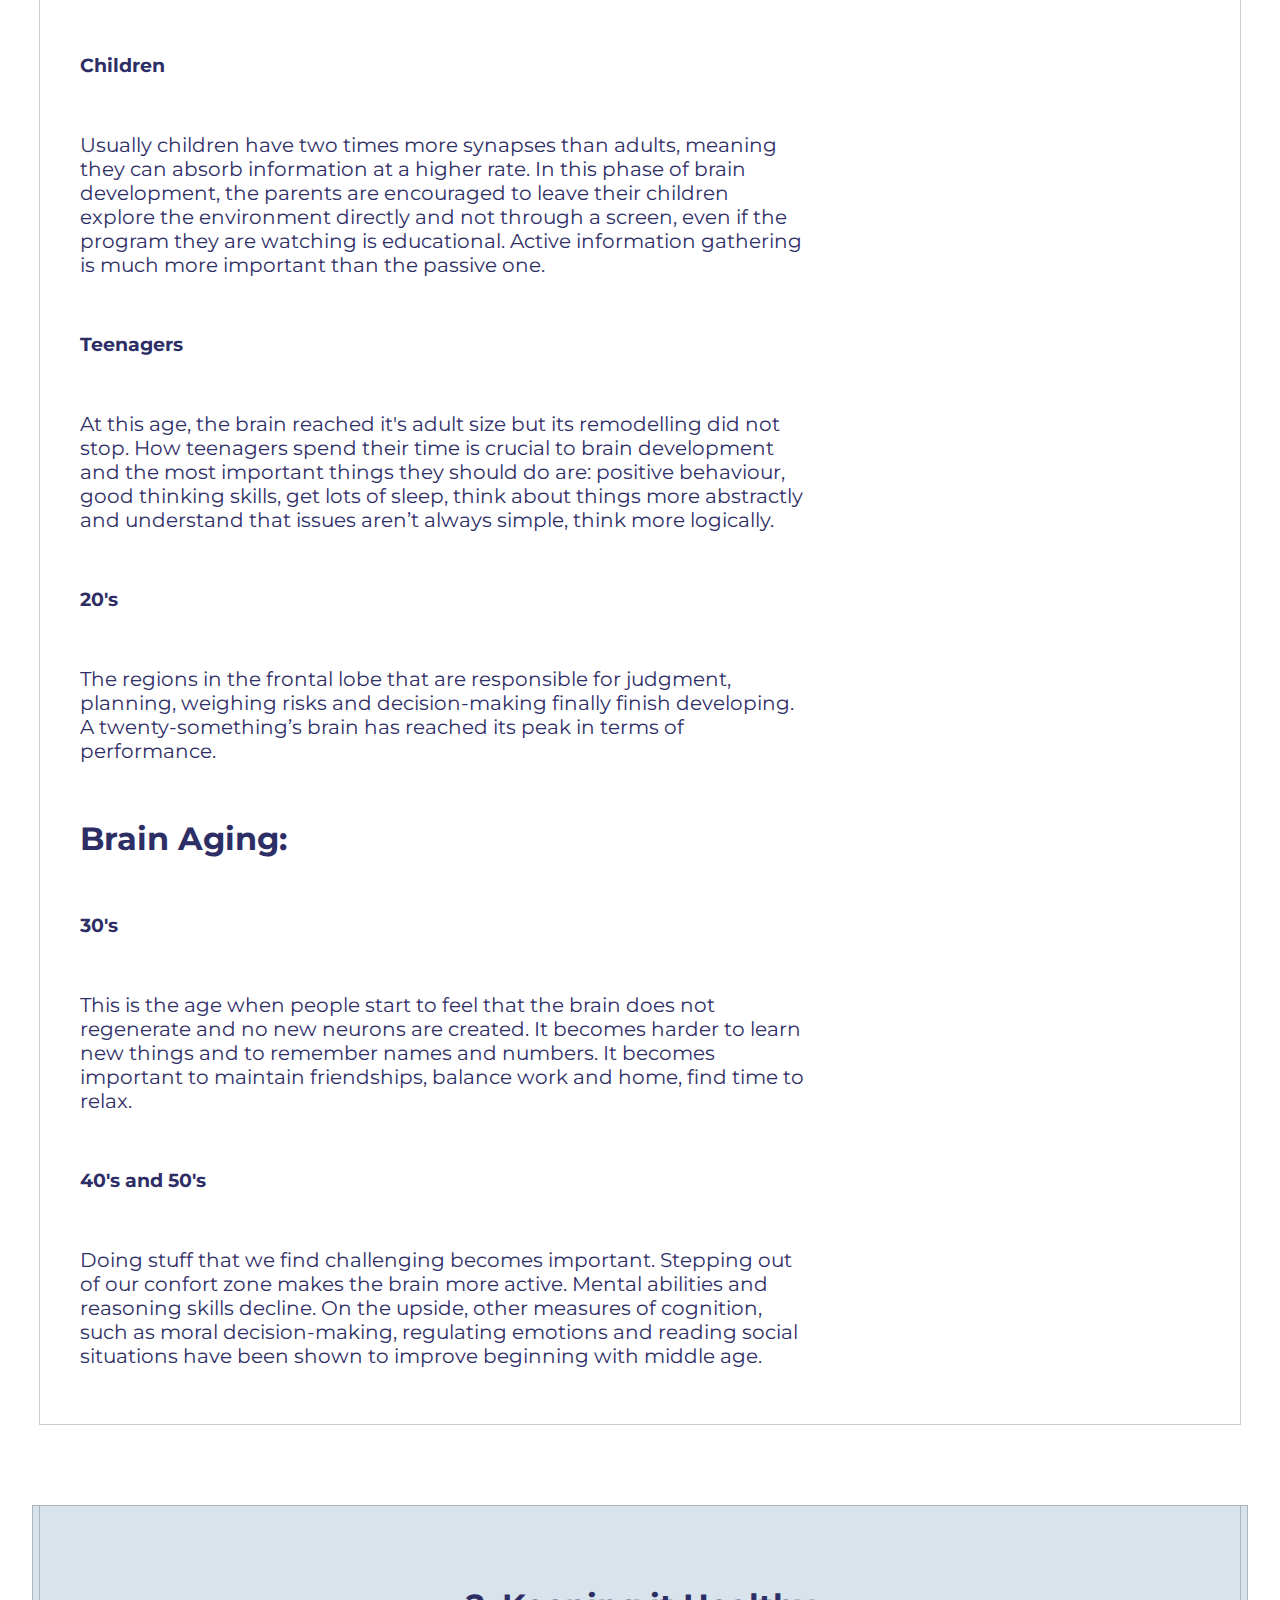
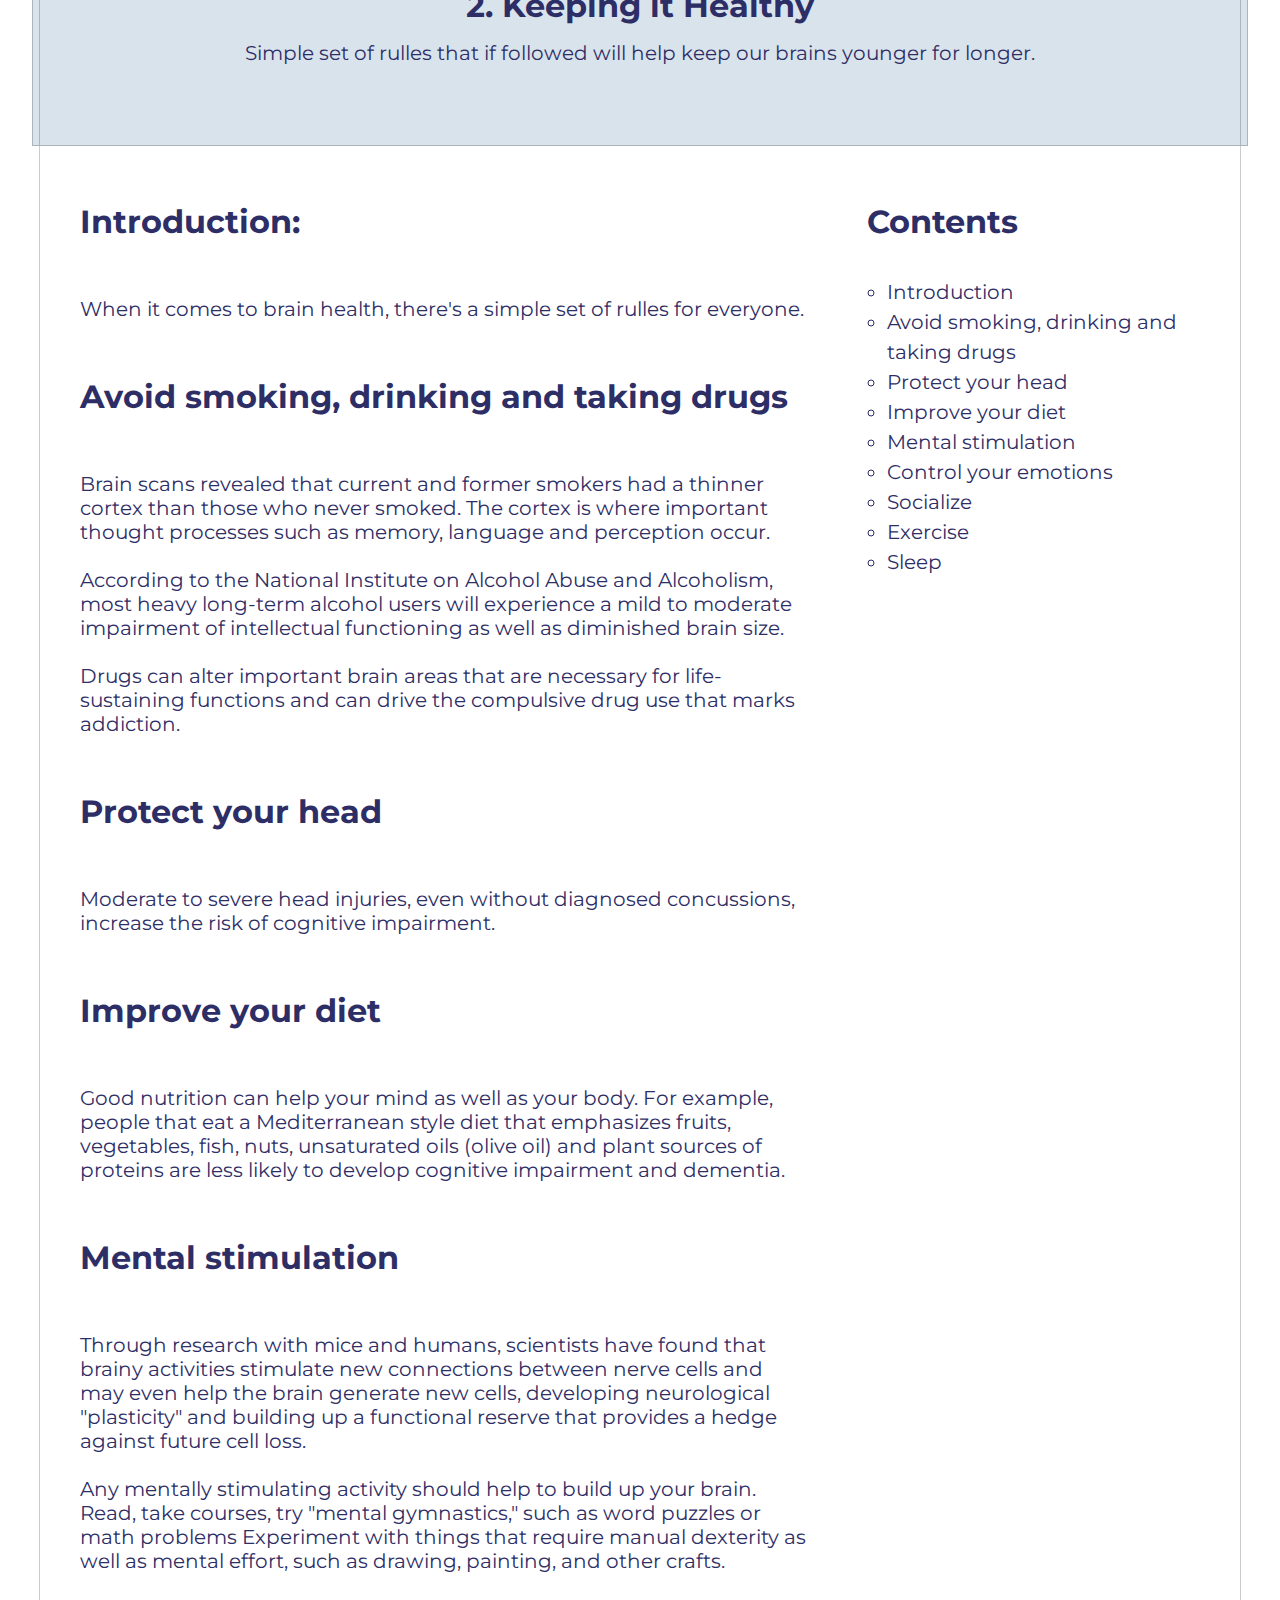
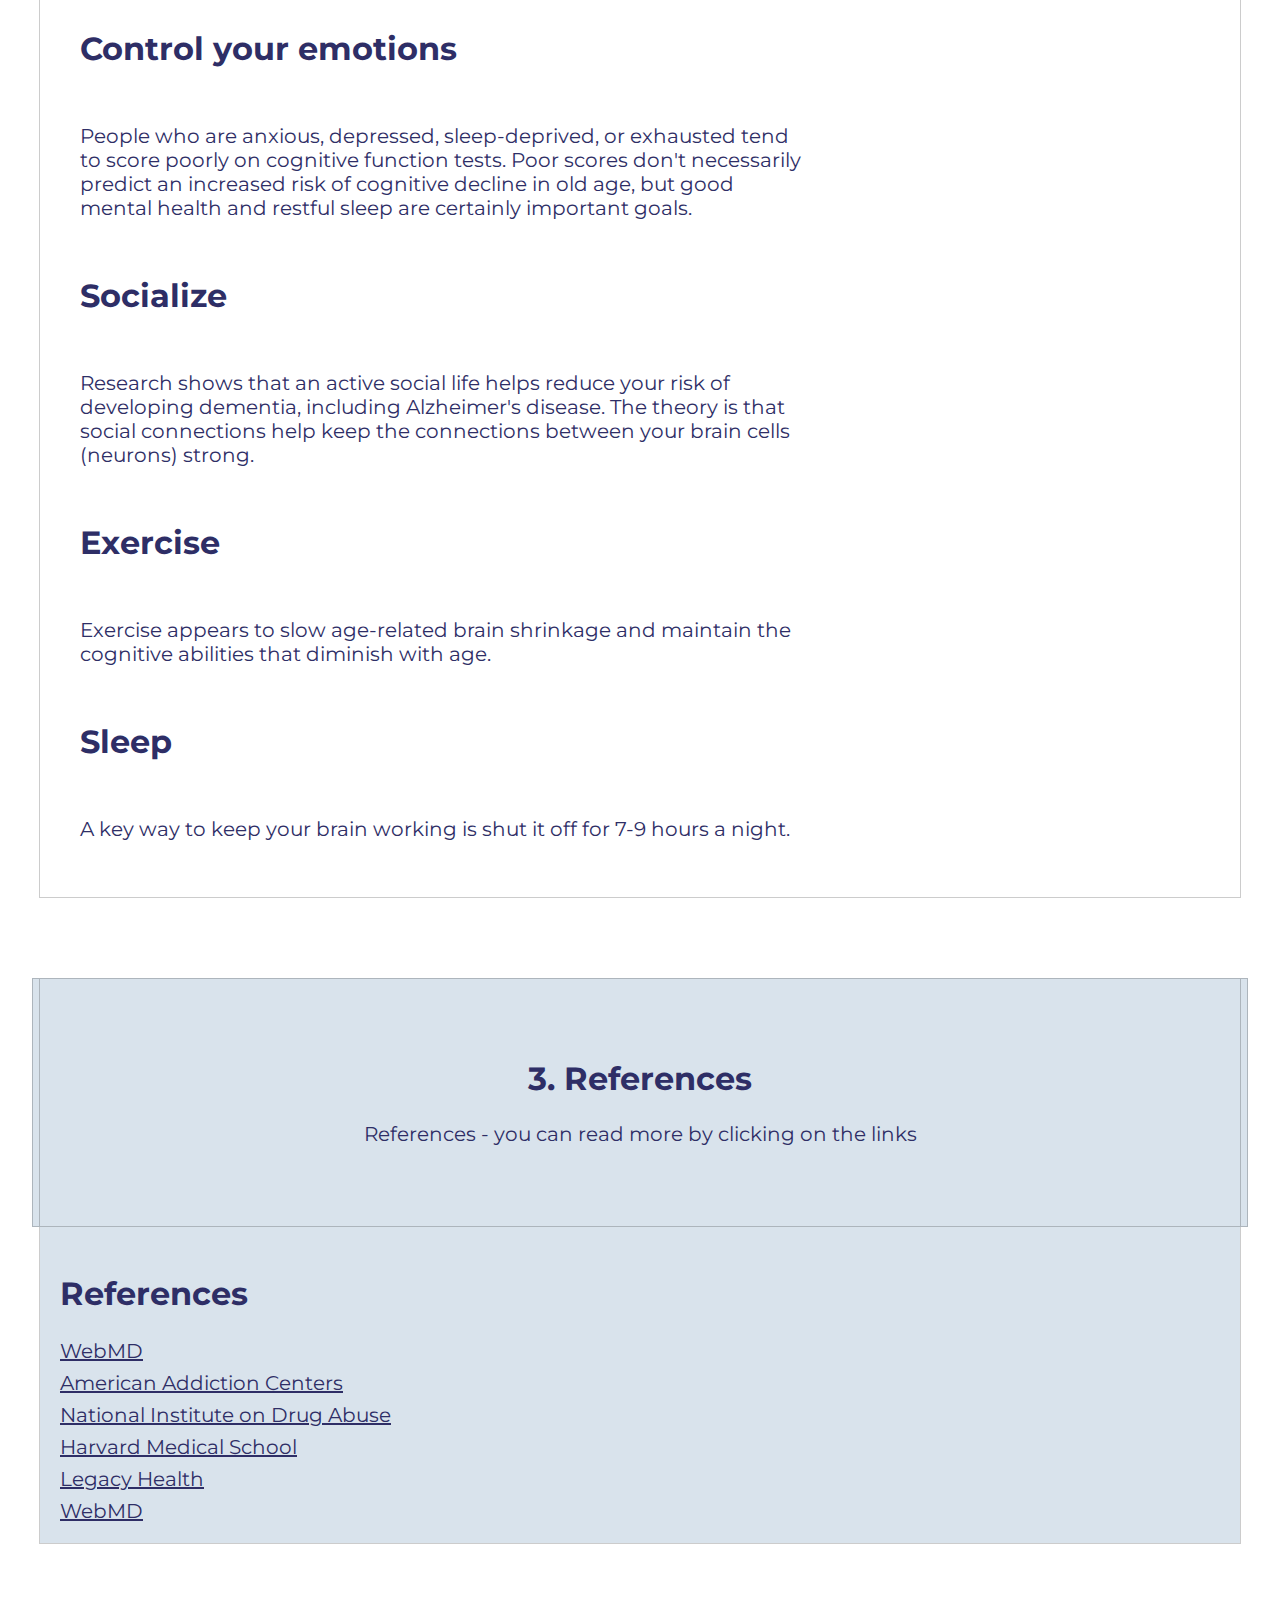
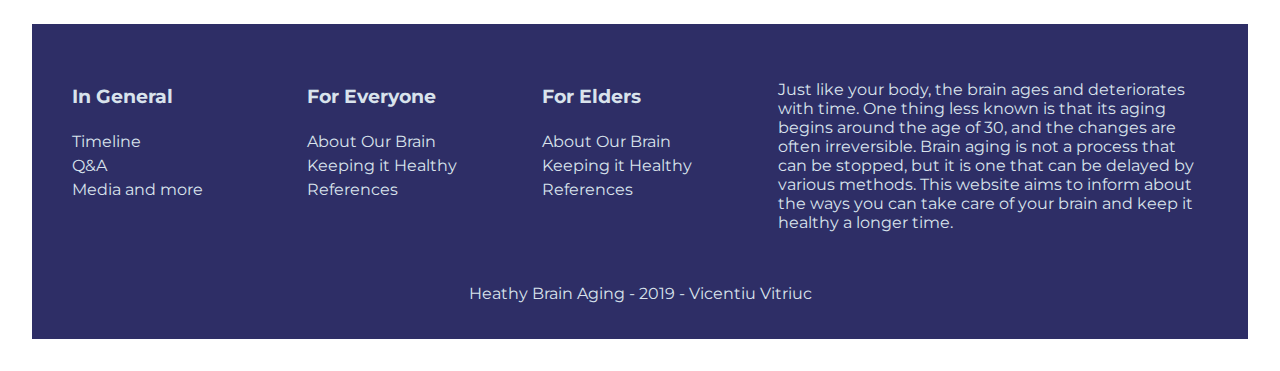
<file: everyone.html>
<!DOCTYPE html>

<head>
    <meta name="viewport" content="width=device-width, initial-scale=1.0">
    <link href="https://fonts.googleapis.com/css?family=Montserrat:400,700" rel="stylesheet">
    <link href="https://fonts.googleapis.com/css?family=Gloria+Hallelujah" rel="stylesheet">
    <link rel="stylesheet" type="text/css" href="css/style.css">
    <title>For Everyone - Healthy Aging</title>
</head>

<body>
    <section id="welcome">
        <h1>Brain<br>aging</h1>
        <p>is something that happens to all of us,<br> but that doesn't mean we can't do it right. </p>
        <div id="learn-more">
            <a href="#navigation">
                <p>Click Here to Learn More</p>
            </a>
        </div>
    </section>
    <div class="width-limiter">
        <div class="quote-big">
            <q>The human brain has 100 billion neurons, each neuron connected to 10 thousand other neurons. Sitting on your shoulders is the most complicated object in the known universe.</q>
            <p>- Michio Kaku</p>
        </div>
    </div>
    <nav id="navigation">
        <div class="width-limiter b-sides">
            <p>For Everyone</p>
            <div id="hamburger">Menu</div>
            <ul id="nav-menu">
                <a href="index.html#navigation">
                    <li>In general</li>
                </a>
                <a href="#navigation">
                    <li>For Everyone (&lt;60)</li>
                </a>
                <a href="elders.html#navigation">
                    <li>For Elders (+60)</li>
                </a>
            </ul>
        </div>
    </nav>
    <header>
        <div class="width-limiter b-sides">
            <div id="header-grid">
                <div class="spacer"></div>
                <div id="intro-text">
                    <p> Just like your body, the brain ages and deteriorates with time. One thing less known is that its
                        aging begins around the age of 30, and the changes are often irreversible. Brain aging is not a
                        process that can be stopped, but it is one that can be delayed by various methods. This website
                        aims to inform about the ways you can take care of your brain and keep it healthy a longer time.
                    </p>
                </div>
                <div class="spacer"></div>
                <div id="contents">
                    <div class="contents-box">
                        <a href="#about-our-brain">
                            <h2>1. About Our Brain</h2>
                            <p>Basic information about our brains and how it changes.</p>
                        </a>
                    </div>
                    <div class="contents-box b-sides">
                        <a href="#keeping-it-healthy">
                            <h2>2. Keeping it Healthy</h2>
                            <p>Simple set of rulles that if followed will help keep our brains younger for longer.</p>
                        </a>
                    </div>
                    <div class="contents-box">
                        <a href="#references">
                            <h2>3. References</h2>
                            <p>References - you can read more by clicking on the links</p>
                        </a>
                    </div>
                </div>
            </div>
        </div>
    </header>
    <main>
        <div class="width-limiter">
            <div class="quote-big">
                <q>The human brain is an incredible pattern-matching machine.</q>
                <p>- Jeff Bezos</p>
            </div>
        </div>
        <section id="about-our-brain">
            <div class="section-intro b-tb b-all">
                <div class="width-limiter b-sides">
                    <h2>1. About Our Brain</h2>
                    <p>Basic information about our brains and how it changes. </p>
                </div>
            </div>
            <div class="width-limiter b-b-sides">
                <div class="aob-container">
                    <div class="aob-box aob-contents">
                        <h2>Contents</h2>
                        <ol>
                            <li>Introduction</li>
                            <li>Development of the brain</li>
                            <li>Infants</li>
                            <li>Children</li>
                            <li>Teenagers</li>
                            <li>20's</li>
                            <li>Brain Aging</li>
                            <li>30's</li>
                            <li>40's and 50's</li>
                        </ol>
                    </div>
                    <div class="aob-box">
                        <h2>Introduction:</h2>
                        <p>The brain is one of the most important organs in our body. Despite that fact people don't
                            usually think about keeping it healthy or when they do it's too late and there isn't much
                            left to do. In this section you will find basic information about the brain, since birth to
                            60's. </p>
                        <h2>Development of the brain:</h2>
                        <h3>Infants</h3>
                        <p>Because the brain is an organ that does not regenerate and our goal is to keep ourb brain
                            younger as long as posbbile, we must build on a stable base. <br><br> Brain development
                            begins 20 days in the pregnancy phase. The mothers are encouraged to include more folic acid
                            in their diets, because the folic acid helps the nervous system develop. </p>
                        <h3>Children</h3>
                        <p>Usually children have two times more synapses than adults, meaning they can absorb
                            information at a higher rate. In this phase of brain development, the parents are encouraged
                            to leave their children explore the environment directly and not through a screen, even if
                            the program they are watching is educational. Active information gathering is much more
                            important than the passive one. </p>
                        <h3>Teenagers</h3>
                        <p>At this age, the brain reached it's adult size but its remodelling did not stop. How
                            teenagers spend their time is crucial to brain development and the most important things
                            they should do are: positive behaviour, good thinking skills, get lots of sleep, think about
                            things more abstractly and understand that issues aren’t always simple, think more
                            logically. </p>
                        <h3>20's</h3>
                        <p>The regions in the frontal lobe that are responsible for judgment, planning, weighing risks
                            and decision-making finally finish developing. A twenty-something’s brain has reached its
                            peak in terms of performance. </p>
                        <h2>Brain Aging:</h2>
                        <h3>30's</h3>
                        <p>This is the age when people start to feel that the brain does not regenerate and no new
                            neurons are created. It becomes harder to learn new things and to remember names and
                            numbers. It becomes important to maintain friendships, balance work and home, find time to
                            relax. </p>
                        <h3>40's and 50's</h3>
                        <p>Doing stuff that we find challenging becomes important. Stepping out of our confort zone
                            makes the brain more active. Mental abilities and reasoning skills decline. On the upside,
                            other measures of cognition, such as moral decision-making, regulating emotions and reading
                            social situations have been shown to improve beginning with middle age. </p>
                    </div>
                </div>
            </div>
        </section>
        <section id="keeping-it-healthy">
            <div class="section-intro b-tb b-all">
                <div class="width-limiter b-sides">
                    <h2>2. Keeping it Healthy</h2>
                    <p>Simple set of rulles that if followed will help keep our brains younger for longer. </p>
                </div>
            </div>
            <div class="width-limiter b-b-sides">
                <div class="kih-container">
                    <div class="kih-box kih-contents">
                        <h2>Contents</h2>
                        <ol>
                            <li>Introduction</li>
                            <li>Avoid smoking, drinking and taking drugs</li>
                            <li>Protect your head</li>
                            <li>Improve your diet</li>
                            <li>Mental stimulation</li>
                            <li>Control your emotions</li>
                            <li>Socialize</li>
                            <li>Exercise</li>
                            <li>Sleep</li>
                        </ol>
                    </div>
                    <div class="kih-box">
                        <h2>Introduction:</h2>
                        <p>When it comes to brain health, there's a simple set of rulles for everyone.</p>
                        <h2>Avoid smoking, drinking and taking drugs</h2>
                        <p>Brain scans revealed that current and former smokers had a thinner cortex than those who
                            never smoked. The cortex is where important thought processes such as memory, language and
                            perception occur. <br><br> According to the National Institute on Alcohol Abuse and
                            Alcoholism, most heavy long-term alcohol users will experience a mild to moderate impairment
                            of intellectual functioning as well as diminished brain size. <br><br> Drugs can alter
                            important brain areas that are necessary for life-sustaining functions and can drive the
                            compulsive drug use that marks addiction. </p>
                        <h2>Protect your head</h2>
                        <p>Moderate to severe head injuries, even without diagnosed concussions, increase the risk of
                            cognitive impairment. </p>
                        <h2>Improve your diet</h2>
                        <p>Good nutrition can help your mind as well as your body. For example, people that eat a
                            Mediterranean style diet that emphasizes fruits, vegetables, fish, nuts, unsaturated oils
                            (olive oil) and plant sources of proteins are less likely to develop cognitive impairment
                            and dementia. </p>
                        <h2>Mental stimulation</h2>
                        <p>Through research with mice and humans, scientists have found that brainy activities stimulate
                            new connections between nerve cells and may even help the brain generate new cells,
                            developing neurological "plasticity" and building up a functional reserve that provides a
                            hedge against future cell loss. <br><br> Any mentally stimulating activity should help to
                            build up your brain. Read, take courses, try "mental gymnastics," such as word puzzles or
                            math problems Experiment with things that require manual dexterity as well as mental effort,
                            such as drawing, painting, and other crafts. </p>
                        <h2>Control your emotions</h2>
                        <p>People who are anxious, depressed, sleep-deprived, or exhausted tend to score poorly on
                            cognitive function tests. Poor scores don't necessarily predict an increased risk of
                            cognitive decline in old age, but good mental health and restful sleep are certainly
                            important goals. </p>
                        <h2>Socialize</h2>
                        <p>Research shows that an active social life helps reduce your risk of developing dementia,
                            including Alzheimer's disease. The theory is that social connections help keep the
                            connections between your brain cells (neurons) strong. </p>
                        <h2>Exercise</h2>
                        <p>Exercise appears to slow age-related brain shrinkage and maintain the cognitive abilities
                            that diminish with age. </p>
                        <h2>Sleep</h2>
                        <p>A key way to keep your brain working is shut it off for 7-9 hours a night. </p>
                    </div>
                </div>
            </div>
        </section>
        <section id="references">
            <div class="section-intro b-tb b-all">
                <div class="width-limiter b-sides">
                    <h2>3. References</h2>
                    <p>References - you can read more by clicking on the links</p>
                </div>
            </div>
            <div class="width-limiter b-b-sides">
                <div id="media-container">
                    <div id="references">
                        <h2>References</h2>
                        <p><a
                                href="https://www.webmd.com/smoking-cessation/news/20150213/smoking-linked-to-damage-in-the-brain-researchers-find">WebMD</a>
                        </p>
                        <p><a href="https://americanaddictioncenters.org/alcoholism-treatment/mental-effects">American
                                Addiction Centers</a> </p>
                        <p><a
                                href="https://www.drugabuse.gov/publications/drugs-brains-behavior-science-addiction/drugs-brain">National
                                Institute on Drug Abuse</a> </p>
                        <p><a href="https://www.health.harvard.edu/mind-and-mood/12-ways-to-keep-your-brain-young">Harvard
                                Medical School</a> </p>
                        <p><a
                                href="https://www.legacyhealth.org/health-services-and-information/health-services/for-adults-a-z/neurosciences/patient-education-and-resources/keep-your-brain-healthy.aspx">Legacy
                                Health</a> </p>
                        <p><a href="https://www.webmd.com/brain/features/keeping-your-brain-fit-for-life">WebMD</a> </p>
                    </div>
                </div>
            </div>
        </section>
    </main>
    <footer>
        <div id="footer-container" class="width-limiter">
            <div id="footer-col-1">
                <h3>In General</h3>
                <a href="index.html#timeline">Timeline</a><br> <a href="index.html#qna">Q&A</a><br> <a
                    href="index.html#media">Media and more</a><br>
            </div>
            <div id="footer-col-2">
                <h3>For Everyone</h3>
                <a href="#about-our-brain">About Our Brain</a><br> <a href="#keeping-it-healthy">Keeping it
                    Healthy</a><br> <a href="#references">References</a><br>
            </div>
            <div id="footer-col-3">
                <h3>For Elders</h3>
                <a href="elders.html#about-our-brain">About Our Brain</a><br> <a
                    href="elders.html#keeping-it-healthy">Keeping it Healthy</a><br> <a
                    href="elders.html#references">References</a><br>
            </div>
            <div id="footer-col-4">
                <p>Just like your body, the brain ages and deteriorates with time. One thing less known is that its
                    aging begins around the age of 30, and the changes are often irreversible. Brain aging is not a
                    process that can be stopped, but it is one that can be delayed by various methods. This website aims
                    to inform about the ways you can take care of your brain and keep it healthy a longer time.</p>
            </div>
            <div id="footer-copyright">
                <p>Heathy Brain Aging - 2019 - Vicentiu Vitriuc</p>
            </div>
        </div>
    </footer>
</body>

</html>
</file>
<file: css/style.css>
/* Original images source: https://www.unsplash.com/ */

:root {
    --c-main-light: #d9e3ec;
    --c-main-dark: #2e2e66;
    --c-main-remember: #ffffcc;
}

html {
    scroll-behavior: smooth;
}

body {
    margin: 2rem;
    font-family: 'Montserrat', sans-serif;
    color: var(--c-main-dark);
}

a {
    color: inherit;
    text-decoration: none;
}

h2 {
    font-size: 2rem;
}

p {
    font-size: 1.25rem;
}

.width-limiter {
    margin: 0 auto;
    max-width: 75rem;
}

.b-all {
    border: solid 1px rgba(0, 0, 0, 0.2);
}

.b-b-sides {
    border-bottom: solid 1px rgba(0, 0, 0, 0.2);
    border-left: solid 1px rgba(0, 0, 0, 0.2);
    border-right: solid 1px rgba(0, 0, 0, 0.2);
}

.b-sides {
    border-left: solid 1px rgba(0, 0, 0, 0.2);
    border-right: solid 1px rgba(0, 0, 0, 0.2);
}

.section-intro {
    text-align: center;
}

.section-intro h2 {
    margin: 0;
    padding-bottom: 1rem;
    padding-top: 5rem;
}

.section-intro p {
    margin: 0;
    padding-bottom: 5rem;
}

#welcome {
    width: 100%;
    height: calc(100vh - 4rem);
    display: grid;
    grid-template-columns: repeat(15, 1fr);
    grid-template-rows: repeat(15, 1fr);
    background: url("../images/welcome.jpg") no-repeat center;
    color: var(var(--c-main-dark));
}

#welcome h1 {
    margin: 0;
    grid-column: 2 / 15;
    grid-row: 3 / auto;
    font-size: 20vh;
    line-height: 1;
    animation: fadeInLeftSlide 2s;
}

#welcome p {
    margin: 0;
    grid-column: 2 / 15;
    grid-row-start: 6;
    font-size: 5vh;
    font-weight: 400;
    animation: fadeInBottomSlide 2s;
}

#learn-more {
    margin: 0;
    grid-column: 2 / 15;
    grid-row-start: 10;
}

#learn-more p {
    padding: 2vh;
    border: 0.2vh solid var(--c-main-dark);
    border-radius: 100vh;
    display: inline-block;
    font-size: 2.5vh;
    transition: 0.1s;
}

#learn-more p:hover {
    background: var(--c-main-dark);
    color: var(--c-main-light);
    cursor: pointer;
}

.quote-big {
    padding-top: 4rem;
    padding-bottom: 4rem;
    padding-left: 1.25rem;
    padding-right: 1.25rem;
    text-align: center;
}

.quote-big q {
    font-size: 2rem;
}

header {
    background: linear-gradient(to top, rgba(217, 227, 236, 1) 0%, rgba(255, 255, 255, 1) 100%);
}

#navigation {
    top: 0;
    z-index: 10;
    background: var(--c-main-dark);
    position: sticky;
    position: -webkit-sticky;
}

#navigation p {
    margin: 0;
    padding: 1.25rem;
    display: inline-block;
    font-size: 1.25rem;
    color: var(--c-main-light);
    font-weight: 700;
}

#navigation ul {
    margin: 0;
    list-style: none;
    float: right;
}

#navigation ul li {
    padding: 1.25rem;
    margin: 0;
    display: inline-block;
    color: var(--c-main-light);
    font-size: 1.25rem;
}

#navigation ul li:hover {
    background: #ffffff;
    cursor: pointer;
    color: var(--c-main-dark);
}

#hamburger {
    display: none;
}

#header-grid {
    height: calc(100vh - 3.75rem);
    min-height: 32rem;
    display: grid;
    grid-template-rows: repeat(4, 1fr);
}

/* Original .spacer css source: https://www.w3schools.com/ */

.spacer {
    position: relative;
    height: 100%;
}

.spacer:after {
    content: '';
    position: absolute;
    width: 2px;
    background: var(--c-main-dark);
    top: 0;
    bottom: 0;
    left: 50%;
    margin-left: -1px;
}

#intro-text p {
    margin-bottom: 0;
    padding: 1.25rem;
    line-height: 1.4;
    font-size: 1.5rem;
    text-align: justify;
}

#contents {
    display: grid;
    grid-template-columns: repeat(3, 1fr);
}

.contents-box {
    margin: 0;
    padding: 1.25rem;
    border-top: solid 1px rgba(0, 0, 0, 0.2);
    border-bottom: solid 1px rgba(0, 0, 0, 0.2);
}

.contents-box:hover {
    background: var(--c-main-dark);
    color: var(--c-main-light);
    cursor: pointer;
}

#timeline .section-intro {
    background: url('../images/timeline.jpg') no-repeat center;
}

.tml-container {
    padding: 1.25rem;
    width: calc(inherit - 2.5rem);
}

.tml-box {
    margin-bottom: 1rem;
    border: solid 1px rgba(0, 0, 0, 0.2);
    border-radius: 1rem 1rem 4rem 1rem;
    display: flex;
    background: linear-gradient(to right, rgba(217, 227, 236, 1) 0%, rgba(255, 255, 255, 0) 100%);
}

.tml-box h2 {
    padding: 1.25rem;
    margin-top: 1rem;
    margin-bottom: 1rem;
    float: left;
}

.tml-box p {
    margin-top: 1rem;
    margin-bottom: 1rem;
    padding: 1.25rem;
}

.t-red {
    color: #ff0000;
}

#qna {
    margin-top: 5rem;
}

#qna .section-intro {
    background: url('../images/qna.jpg') no-repeat center;
}

#qna-container {
    display: grid;
    grid-template-columns: repeat(2, 1fr);
    grid-column-gap: 1.25rem;
    padding: 1.25rem;
    overflow: hidden;
}

.qna-box {
    background-color: var(--c-main-light);
    margin-bottom: 1.25rem;
    border-radius: 1rem;
    overflow: hidden;
    width: 100%;
    color: var(--c-main-dark);
    border: solid 1px rgba(0, 0, 0, 0.2);
}

.qna-box h2 {
    margin: 0;
    background-color: #ffffff;
    padding: 1.25rem;
}

.qna-box p {
    margin: 0;
    padding: 1.25rem;
}

.qna-box hr {
    margin: 0;
    border: none;
    border-bottom: solid 1px rgba(0, 0, 0, 0.2);
}

#media {
    margin-top: 5rem;
}

#media .section-intro {
    background: url('../images/media.jpg') no-repeat center;
}

#media-container {
    padding: 1.25rem;
    background: var(--c-main-light);
}

.yt-video {
    width: 33%;
    height: calc((75rem / 16) * 9 / 3 - 2.5rem / 3);
    max-height: calc((100vw / 16) * 9 / 3 - 2.5rem / 3);
}

#about-our-brain .section-intro {
    background: var(--c-main-light);
}

.aob-container {
    padding: 1.25rem;
    display: grid;
    grid-template-columns: repeat(3, 1fr);
    grid-column-gap: 1.25rem;
}

.aob-box {
    grid-column: 1 / 3;
    grid-row: 1 / auto;
}

.aob-contents {
    grid-column: 3 / 4;
    grid-row: 1 / auto;
    margin-bottom: 1rem;
}

.aob-contents ol li {
    font-size: 1.25rem;
    line-height: 1.5;
    list-style-type: circle;
}

.aob-box h2 {
    padding: 1.25rem;
    margin-top: 1rem;
    margin-bottom: 1rem;
}

.aob-box h3 {
    padding: 1.25rem;
    margin-top: 1rem;
    margin-bottom: 1rem;
}

.aob-box p {
    margin-top: 1rem;
    margin-bottom: 1rem;
    padding: 1.25rem;
}

#keeping-it-healthy .section-intro {
    background: var(--c-main-light);
}

#keeping-it-healthy {
    margin-top: 5rem;
}

.kih-container {
    padding: 1.25rem;
    display: grid;
    grid-template-columns: repeat(3, 1fr);
    grid-column-gap: 1.25rem;
}

.kih-box {
    grid-column: 1 / 3;
    grid-row: 1 / auto;
}

.kih-contents {
    grid-column: 3 / 4;
    grid-row: 1 / auto;
    margin-bottom: 1rem;
}

.kih-contents ol li {
    font-size: 1.25rem;
    line-height: 1.5;
    list-style-type: circle;
}

.kih-box h2 {
    padding: 1.25rem;
    margin-top: 1rem;
    margin-bottom: 1rem;
}

.kih-box p {
    margin-top: 1rem;
    margin-bottom: 1rem;
    padding: 1.25rem;
}

#references .section-intro {
    background: var(--c-main-light);
}

#references .section-intro {
    margin-top: 5rem;
}

#references a {
    text-decoration: underline;
    word-break: break-all;
}

#references p {
    margin-top: 0.5rem;
    margin-bottom: 0rem;
}

footer {
    margin-top: 5rem;
    background: var(--c-main-dark);
    width: 100%;
    color: var(--c-main-light);
}

footer p {
    font-size: 1rem;
}

#footer-container {
    display: grid;
    grid-template-columns: repeat(5, 1fr);
    padding: 1.25rem;
}

#footer-col-1 {
    line-height: 1.5;
    padding: 1.25rem;
    grid-column: 1 / 2;
}

#footer-col-2 {
    line-height: 1.5;
    padding: 1.25rem;
    grid-column: 2 / 3;
}

#footer-col-3 {
    line-height: 1.5;
    padding: 1.25rem;
    grid-column: 3 / 4;
}

#footer-col-4 {
    padding: 1.25rem;
    grid-column: 4 / 6;
}

#footer-copyright {
    grid-column: 1 / 6;
    text-align: center;
}

.remember {
    background: var(--c-main-remember);
    margin-bottom: 0rem;
}


/* Breakpoints */

@media only screen and (max-width: 63.9375rem) {
    body {
        margin: 0rem;
    }

    #welcome {
        margin: 0;
        height: 100vh;
        display: block;
        text-align: center;
    }

    #welcome h1 {
        padding: 1.25rem;
        padding-top: 5vh;
        padding-bottom: 5vh;
        font-size: 10vh;
        animation: none;
    }

    #welcome p {
        padding-left: 1.25rem;
        padding-right: 1.25rem;
    }

    #learn-more {
        margin-top: 10vh;
    }

    #navigation ul {
        display: none;
        float: none;
    }

    #header-grid {
        display: block;
        height: 100%;
        min-height: 0rem;
    }

    .spacer {
        display: none;
    }

    #intro-text {
        border-right: none;
        border-left: none;
    }

    #contents {
        display: block;
    }

    .contents-box,
    .contents-box h2 {
        margin: 0rem;
        border-left: none;
        border-right: none;
    }

    .contents-box p {
        display: none;
    }

    .tml-box {
        border: solid 1px rgba(0, 0, 0, 0.2);
        display: block;
    }

    .tml-box h2 {
        padding-bottom: 0rem;
    }

    .section-intro {
        border-left: none;
        border-right: none;
    }

    .section-intro p {
        padding-left: 1.25rem;
        padding-right: 1.25rem;
    }

    #qna-container {
        display: block;
    }

    .yt-video {
        width: 100%;
        min-height: calc((100vw / 16) * 9 - 2.5rem);
    }

    .b-sides {
        border: none;
    }

    #hamburger {
        display: block;
        margin: 0;
        padding: 1.25rem;
        font-size: 1.25rem;
        color: var(--c-main-light);
        float: right;
    }

    #hamburger:hover {
        background: #ffffff;
        cursor: pointer;
        color: var(--c-main-dark);
    }

    #hamburger:hover~#nav-menu {
        display: block;
    }

    #nav-menu {
        padding: 0;
        margin: 0;
    }

    #nav-menu li {
        width: calc(100% - 2.5rem);
        display: inline-block;
    }

    #nav-menu:hover {
        display: block;
    }

    .aob-container {
        display: block;
    }

    .kih-container {
        display: block;
    }

    #footer-container {
        display: block;
        text-align: center;
    }
}


/* Animations */

@keyframes fadeInBottomSlide {
    from {
        opacity: 0;
        transform: translateY(10vh);
    }

    to {
        opacity: 1;
        transform: translateY(0);
    }
}

@keyframes fadeInLeftSlide {
    from {
        opacity: 0;
        transform: translateX(10vh);
    }

    to {
        opacity: 1;
        transform: translateX(0);
    }
}
</file>
